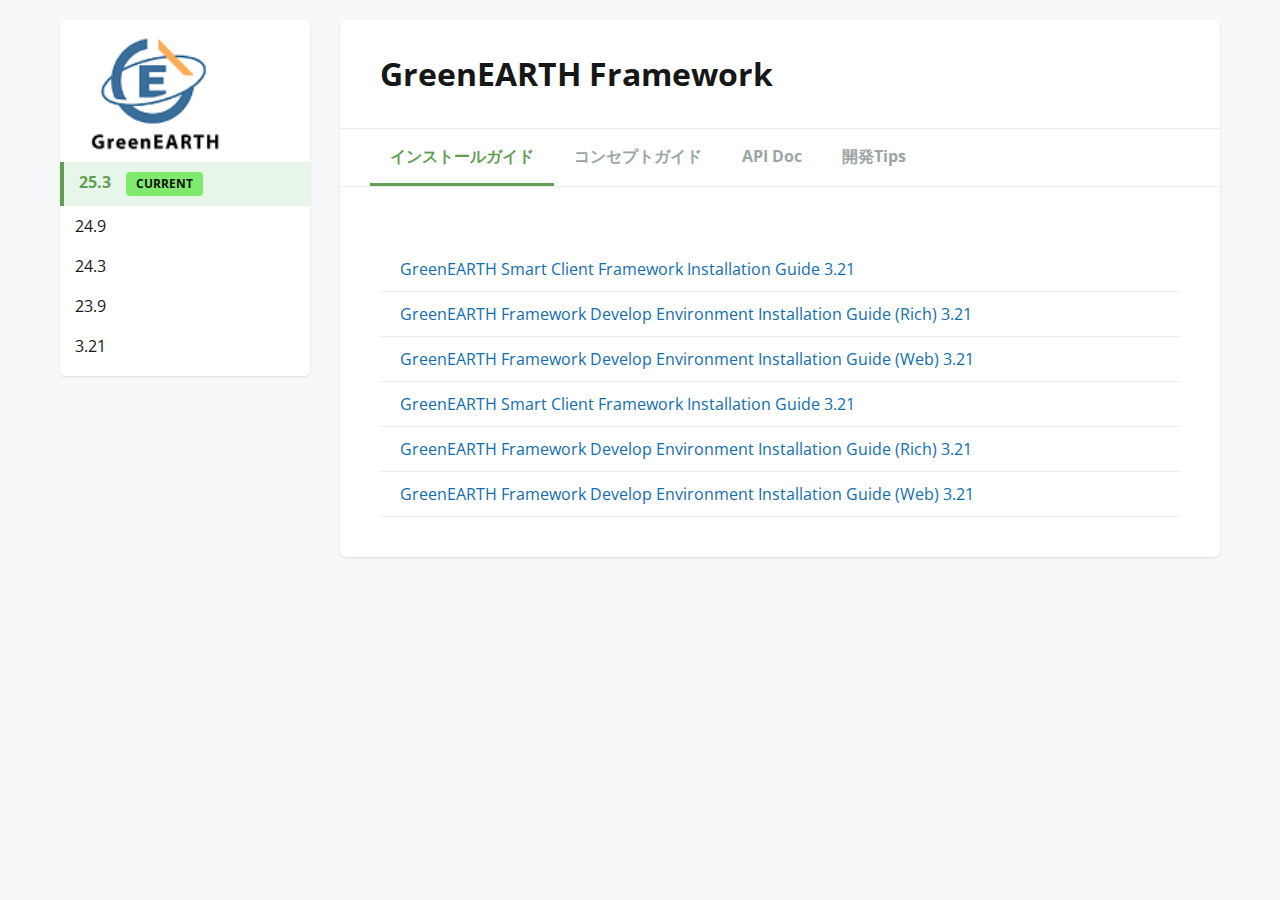
<file: target_content/index.html>
<!DOCTYPE html>
<html lang="en">
<head>
    <meta charset="UTF-8">
    <meta name="viewport" content="width=device-width, initial-scale=1.0">
    <title>GEF Framework</title>
    <link rel="stylesheet" href="styles1.css">
    <link rel="icon" href="https://ext.same-assets.com/2887207086/354392644.svg+xml" type="image/svg+xml">
    <script src="script1.js"></script>
</head>
<body>

    <div class="content-wrapper">
        <aside class="sidebar">
            <div class="projects-nav">
                <ul class="project-list">
                    <li><img title="gefIcon" src="gef_icon.png" style="width:250px;margin-left:-30px;" ></img></li>
                    <li class="active"><div style="display: flex;"><a href="#">25.3</a><div class="version-status current" style="margin:10px 0px 10px 0px ;">CURRENT</div></div></li>
                    <li><a href="#">24.9</a></li>
                    <li><a href="#">24.3</a></li>
                    <li><a href="#">23.9</a></li>
                    <li><a href="#">3.21</a></li>
                </ul>
            </div>
        </aside>

        <main>
            <div class="project-header">
                <div class="project-title">
                   <h1>GreenEARTH Framework </h1>
                </div>
            </div>

            <div class="tabs">
                <div class="tab" id="overview-tab">インストールガイド</div>
                <div class="tab" id="learn-tab">コンセプトガイド</div>
                <div class="tab" id="api-tab">API Doc</div>
                <div class="tab" id="support-tab">開発Tips</div>
            </div>


            <div class="tab-content" id="overview-content">
                <section class="documentation">
                    <div class="version-table">
                        <div class="version-row">
                            <div class="version-docs"><a href="document-install.html" class="doc-link">GreenEARTH Smart Client Framework Installation Guide 3.21</a></div>
                        </div>
                        <div class="version-row">
                            <div class="version-docs"><a href="document-install.html" class="doc-link">GreenEARTH Framework Develop Environment Installation Guide (Rich) 3.21</a></div>
                        </div>
                        <div class="version-row">
                            <div class="version-docs"><a href="document-install.html" class="doc-link">GreenEARTH Framework Develop Environment Installation Guide (Web) 3.21</a></div>
                        </div>
                        <div class="version-row">
                            <div class="version-docs"><a href="document-install.html" class="doc-link">GreenEARTH Smart Client Framework Installation Guide 3.21</a></div>
                        </div>
                        <div class="version-row">
                            <div class="version-docs"><a href="document-install.html" class="doc-link">GreenEARTH Framework Develop Environment Installation Guide (Rich) 3.21</a></div>
                        </div>
                        <div class="version-row">
                            <div class="version-docs"><a href="document-install.html" class="doc-link">GreenEARTH Framework Develop Environment Installation Guide (Web) 3.21</a></div>
                        </div>
                    </div>
                </section>
            </div>
            
            <div class="tab-content" id="learn-content">
                <section class="documentation">
                    <div class="version-table">
                        <div class="version-row">
                            <div class="version-docs"><a href="document-install.html" class="doc-link">GreenEARTH Core Framework Concept Guide 3.21</a></div>
                        </div>
                        <div class="version-row">
                            <div class="version-docs"><a href="document-install.html" class="doc-link">GreenEARTH Data Access Framework Concept Guide 3.21</a></div>
                        </div>
                        <div class="version-row">
                            <div class="version-docs"><a href="document-install.html" class="doc-link">GreenEARTH JDBC Framework Concept Guide 3.21</a></div>
                        </div>
                        <div class="version-row">
                            <div class="version-docs"><a href="document-install.html" class="doc-link">GreenEARTH MVC Framework Concept Guide 3.21</a></div>
                        </div>
                        <div class="version-row">
                            <div class="version-docs"><a href="document-install.html" class="doc-link">GreenEARTH RIA Client Framework Concept Guide 3.21</a></div>
                        </div>
                        <div class="version-row">
                            <div class="version-docs"><a href="document-install.html" class="doc-link">GreenEARTH Free Query Export Concept Guide 3.21</a></div>
                        </div>
                    </div>
                </section>
            </div>

            <div class="tab-content" id="api-content">
                <section class="documentation">
                    <div class="version-table">
                        <div class="version-row">
                            <div class="version-docsR">
                                <a href="API.html"  class="doc-link">GreenEARTH Core Framework API Doc 3.21</a>
                            </div>
                        </div>
                        <div class="version-row">
                            <div class="version-docsR">
                                <a href="API.html"  class="doc-link">GreenEARTH Auth Framework API Doc 3.21</a>
                            </div>
                        </div>
                        <div class="version-row">
                            <div class="version-docsR">
                                <a href="API.html"  class="doc-link">GreenEARTH MVC Framework API Doc 3.21</a>
                            </div>
                        </div>
                        <div class="version-row">
                            <div class="version-docsR">
                                <a href="API.html"  class="doc-link">GreenEARTH JDBC Framework API Doc 3.21</a>
                            </div>
                        </div>
                        <div class="version-row">
                            <div class="version-docsR">
                                <a href="API.html"  class="doc-link">GreenEARTH RIA Framework API Doc 3.21</a>
                            </div>
                        </div>
                        
                    </div>
                </section>
            </div><div class="tab-content" id="support-content">
                <section class="documentation">
                    <div class="version-table">
                        <div class="version-row">
                            <div class="version-docsR">
                                <a href="document-tips.html" class="doc-link" >jakarta-restful-ws-spec-3.0</a>
                            </div>
                        </div>
                        <div class="version-row">
                            <div class="version-docsR">
                                <a href="document-tips.html"  class="doc-link">JAX-RS 利用クラス一覧</a>
                            </div>
                        </div>
                        <div class="version-row">
                            <div class="version-docsR">
                                <a href="document-tips.html" class="doc-link">JAX-RSアノテーション一覧とJersey ValueParamProvider対応表</a>
                            </div>
                        </div>
                        <div class="version-row">
                            <div class="version-docsR">
                                <a href="document-tips.html" class="doc-link">JSON対応設計</a>
                            </div>
                        </div>
                        <div class="version-row">
                            <div class="version-docsR">
                                <a href="document-tips.html" class="doc-link">Request Responseフォーマット</a>
                            </div>
                        </div>
                        <div class="version-row">
                            <div class="version-docsR">
                                <a href="document-tips.html" class="doc-link">HTTP1.1 Header</a>
                            </div>
                        </div>
                    </div>
                </section>
            </div>

        </main>
    </div>
</body>
</html>
</file>
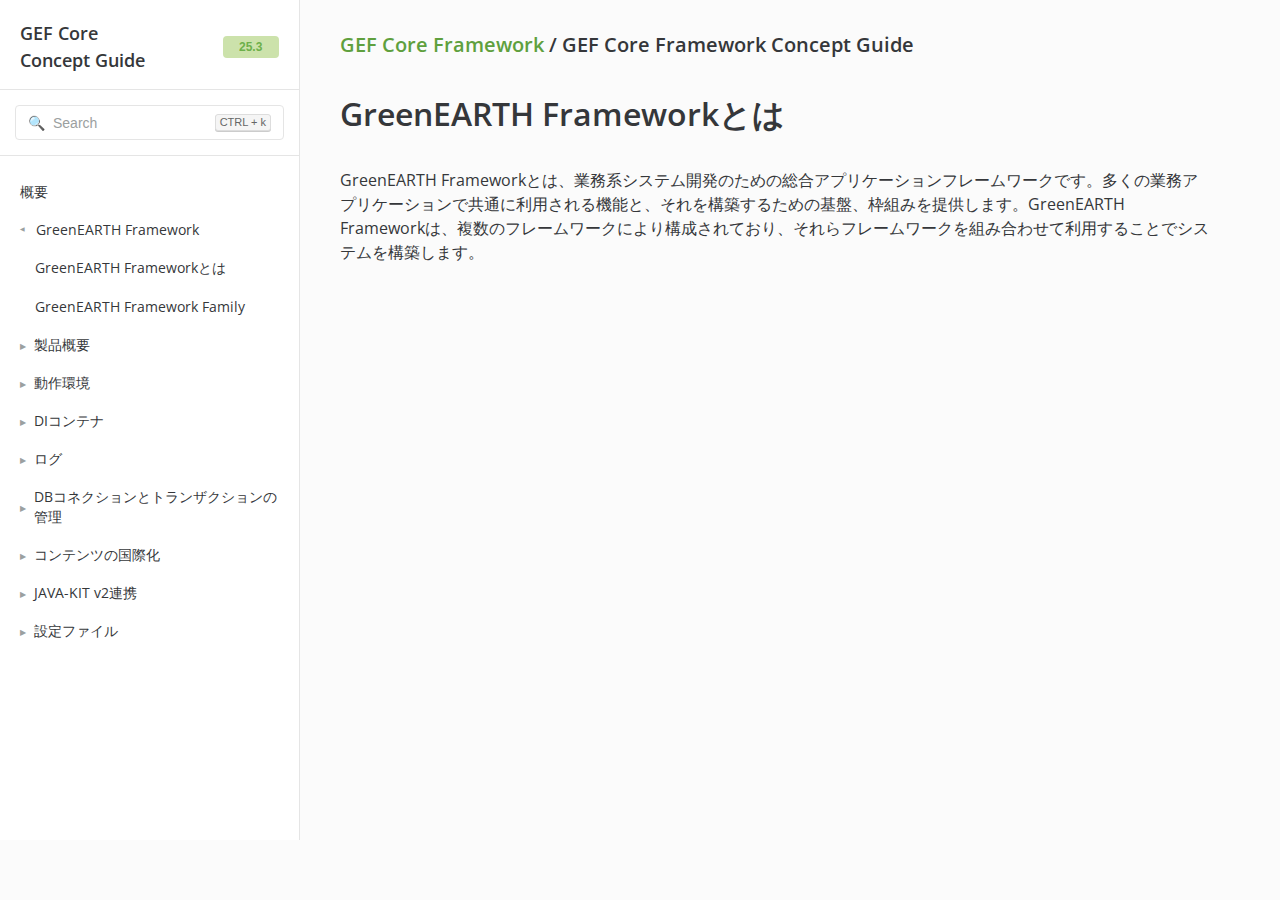
<file: target_content/document-concept.html>
<!DOCTYPE html>
<html lang="en">
<head>
    <meta charset="UTF-8">
    <meta name="viewport" content="width=device-width, initial-scale=1.0">
    <title>GEF Framework Documentation :: GEF Core Concept Guide</title>
    <link rel="stylesheet" href="styles.css">
    <link rel="icon" href="https://ext.same-assets.com/3040373125/143538472.svg+xml" type="image/svg+xml">
</head>
<body>

<div class="main-container">
    <aside class="sidebar">
        <div class="framework-title">
            <h2>GEF Core <br>Concept Guide</h2>
			<select id="changeVersionSelect" name="versionSelect" class="green-select" onchange="changeVersion();">
			  <option value="25.3" selected>25.3</option>
			  <option value="24.9">24.9</option>
			  <option value="24.3">24.3</option>
			</select>
        </div>
        <div class="search-box">
            <button class="search-btn">
                <span class="search-icon">🔍</span> Search <span class="kbd">CTRL + k</span>
            </button>
        </div>
        <nav class="docs-nav">
            <ul>
                <li><a href="#">概要</a></li>
                <li class="has-submenu active">
                    <button class="toggle-btn">
                        <span class="toggle-icon">▼</span> GreenEARTH Framework
                    </button>
                    <ul class="submenu">
                        <li><a href="#content1">GreenEARTH Frameworkとは</a></li>
                        <li><a href="#content2">GreenEARTH Framework Family</a></li>
                    </ul>
                </li>
                <li class="has-submenu">
                    <button class="toggle-btn">
                        <span class="toggle-icon">▶</span> 製品概要
                    </button>
                    <ul class="submenu">
                        <li><a href="#content3">GreenEARTH Core Frameworkとは</a></li>
                        <li><a href="#content4">GreenEARTH Core Frameworkの特徴</a></li>
                    </ul>
                </li>
                <li class="has-submenu">
                    <button class="toggle-btn">
                        <span class="toggle-icon">▶</span> 動作環境
                    </button>
                    <ul class="submenu">
                        <li><a href="#">サーバ環境</a></li>
                        <li><a href="#">ライブラリの依存関係</a></li>
                    </ul>
                </li>
                <li class="has-submenu">
                    <button class="toggle-btn">
                        <span class="toggle-icon">▶</span> DIコンテナ
                    </button>
                </li>
                <li class="has-submenu">
                    <button class="toggle-btn">
                        <span class="toggle-icon">▶</span> ログ
                    </button>
                </li>
                <li class="has-submenu">
                    <button class="toggle-btn">
                        <span class="toggle-icon">▶</span> DBコネクションとトランザクションの管理
                    </button>
                </li>
                <li class="has-submenu">
                    <button class="toggle-btn">
                        <span class="toggle-icon">▶</span> コンテンツの国際化
                    </button>
                </li>
                <li class="has-submenu">
                    <button class="toggle-btn">
                        <span class="toggle-icon">▶</span> JAVA-KIT v2連携
                    </button>
                </li>
                <li class="has-submenu">
                    <button class="toggle-btn">
                        <span class="toggle-icon">▶</span> 設定ファイル
                    </button>
                </li>
            </ul>
        </nav>
    </aside>

    <main class="content">
        <div class="breadcrumbs">
            <h1 style="font-size:20px;"><a href="index-core.html" >GEF Core Framework</a> / <span>GEF Core Framework Concept Guide</span></h1>
        </div>
        <div class="contentD active" id="content1">
            <h1>GreenEARTH Frameworkとは</h1>
            GreenEARTH Frameworkとは、業務系システム開発のための総合アプリケーションフレームワークです。多くの業務アプリケーションで共通に利用される機能と、それを構築するための基盤、枠組みを提供します。GreenEARTH Frameworkは、複数のフレームワークにより構成されており、それらフレームワークを組み合わせて利用することでシステムを構築します。

        </div>

        <div class="contentD" id="content2">
            <h1>GreenEARTH Framework Family</h1>
            GreenEARTH Frameworkは次の9つのフレームワークで構成されています。
            <img src="img1.png" alt="" width="800">

        </div>

        <div class="contentD" id="content3">
            <h1>GreenEARTH Core Frameworkとは</h1>
            GreenEARTH Core Framework（以降、Core Frameworkと呼びます）は、GreenEARTH Framework Familyの各フレームワークや、フレームワークを利用して構築されたアプリケーションが、共通して利用する機能を提供します。DIコンテナの利用やログ出力などの共通機能を、Core Framework が一元管理し提供することで、フレームワークやアプリケーションが個別に用意するための開発工数が不要となり、モジュールの管理をする必要もなくなります。

        </div>

        <div class="contentD" id="content4">
            <h1>GreenEARTH Core Frameworkの特徴</h1>
            <font size="3" style="font-size: 12pt"><b>共通機能の一元管理</b></font>
            <hr>
            共通機能を集約し一元管理することで、同一機能が散在することを防ぎます。また、共通機能のみを提供することにより、各フレームワークの依存関係をシンプルでわかりやすい関係として定義することが可能になります。共通機能としてログ出力やコネクションの管理機能を提供します。
            <br><br>
            <font size="3" style="font-size: 12pt"><b>■	DIコンテナを利用したコンポーネントベースモデルの実現</b></font>
            <hr>
            Core Framework は、DIコンテナを扱う仕組みを提供します。GreenEARTH Framework Familyの各フレームワークがこの仕組みを採用することにより、フレームワーク全体を差し替え可能なコンポーネント群として構成することができます。フレームワークのコンポーネントを自由にカスタマイズできるため、アプリケーションの要件を自由に策定する事が可能になります。

        </div>
    </main>
</div>

<script src="script.js"></script>
</body>
</html>
</file>
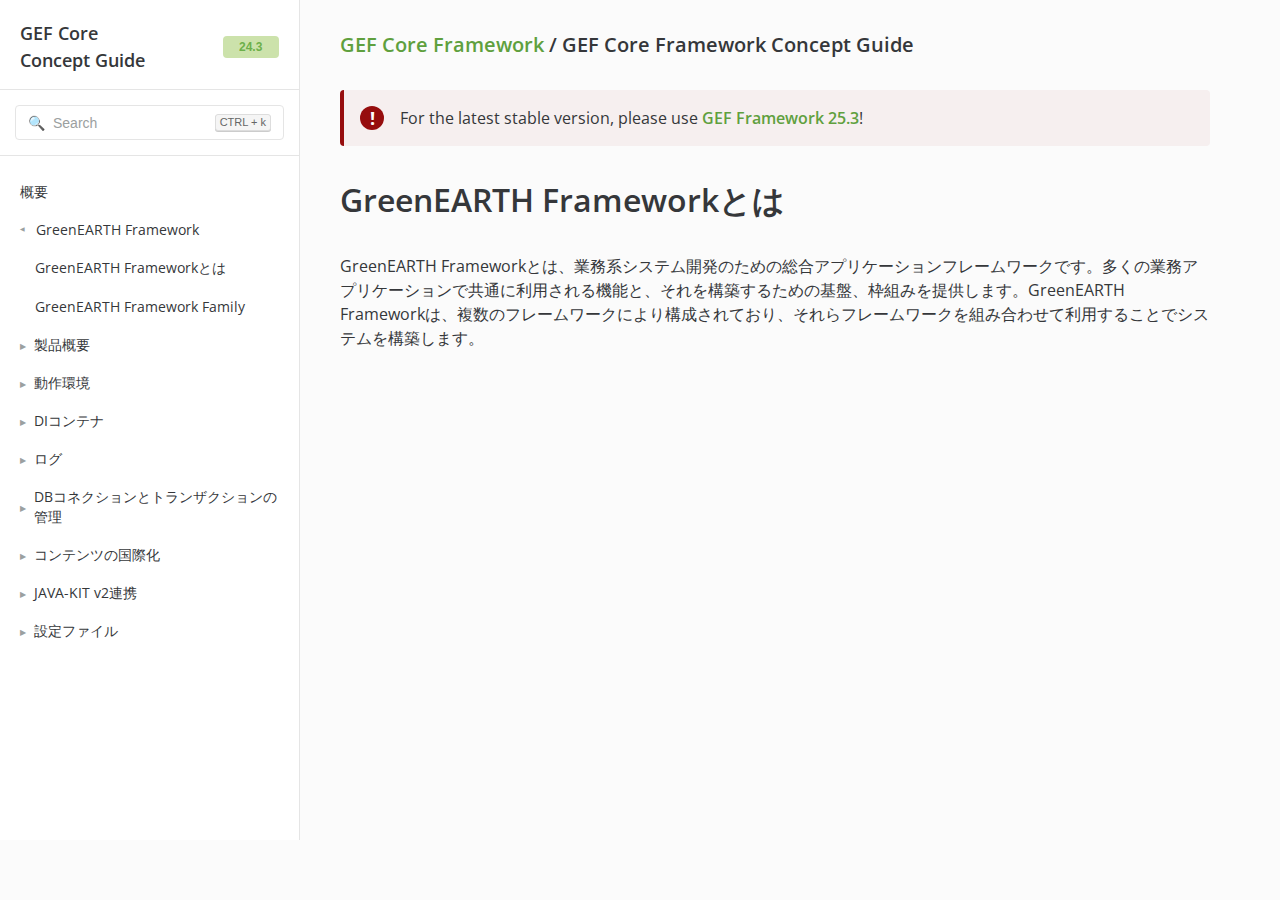
<file: target_content/document-concept24.3.html>
<!DOCTYPE html>
<html lang="en">
<head>
    <meta charset="UTF-8">
    <meta name="viewport" content="width=device-width, initial-scale=1.0">
    <title>GEF Framework Documentation :: GEF Core Concept Guide</title>
    <link rel="stylesheet" href="styles.css">
    <link rel="icon" href="https://ext.same-assets.com/3040373125/143538472.svg+xml" type="image/svg+xml">
</head>
<body>

<div class="main-container">
    <aside class="sidebar">
        <div class="framework-title">
            <h2>GEF Core <br>Concept Guide</h2>
			<select id="changeVersionSelect" name="versionSelect" class="green-select" onchange="changeVersion();">
			  <option value="25.3" >25.3</option>
			  <option value="24.9">24.9</option>
			  <option value="24.3" selected>24.3</option>
			</select>
        </div>
        <div class="search-box">
            <button class="search-btn">
                <span class="search-icon">🔍</span> Search <span class="kbd">CTRL + k</span>
            </button>
        </div>
        <nav class="docs-nav">
            <ul>
                <li><a href="#">概要</a></li>
                <li class="has-submenu active">
                    <button class="toggle-btn">
                        <span class="toggle-icon">▼</span> GreenEARTH Framework
                    </button>
                    <ul class="submenu">
                        <li><a href="#content1">GreenEARTH Frameworkとは</a></li>
                        <li><a href="#content2">GreenEARTH Framework Family</a></li>
                    </ul>
                </li>
                <li class="has-submenu">
                    <button class="toggle-btn">
                        <span class="toggle-icon">▶</span> 製品概要
                    </button>
                    <ul class="submenu">
                        <li><a href="#content3">GreenEARTH Core Frameworkとは</a></li>
                        <li><a href="#content4">GreenEARTH Core Frameworkの特徴</a></li>
                    </ul>
                </li>
                <li class="has-submenu">
                    <button class="toggle-btn">
                        <span class="toggle-icon">▶</span> 動作環境
                    </button>
                    <ul class="submenu">
                        <li><a href="#">サーバ環境</a></li>
                        <li><a href="#">ライブラリの依存関係</a></li>
                    </ul>
                </li>
                <li class="has-submenu">
                    <button class="toggle-btn">
                        <span class="toggle-icon">▶</span> DIコンテナ
                    </button>
                </li>
                <li class="has-submenu">
                    <button class="toggle-btn">
                        <span class="toggle-icon">▶</span> ログ
                    </button>
                </li>
                <li class="has-submenu">
                    <button class="toggle-btn">
                        <span class="toggle-icon">▶</span> DBコネクションとトランザクションの管理
                    </button>
                </li>
                <li class="has-submenu">
                    <button class="toggle-btn">
                        <span class="toggle-icon">▶</span> コンテンツの国際化
                    </button>
                </li>
                <li class="has-submenu">
                    <button class="toggle-btn">
                        <span class="toggle-icon">▶</span> JAVA-KIT v2連携
                    </button>
                </li>
                <li class="has-submenu">
                    <button class="toggle-btn">
                        <span class="toggle-icon">▶</span> 設定ファイル
                    </button>
                </li>
            </ul>
        </nav>
    </aside>

    <main class="content">
        <div class="breadcrumbs">
            <h1 style="font-size:20px;"><a href="index-core.html" >GEF Core Framework</a> / <span>GEF Core Framework Concept Guide</span></h1>
        </div>
        <div class="alert important">
            <span class="alert-icon">!</span>
            <div class="alert-content">
                <p>For the latest stable version, please use <a href="document-concept.html" class="alert-link">GEF Framework 25.3</a>!</p>
            </div>
        </div>
        <div class="contentD active" id="content1">
            <h1>GreenEARTH Frameworkとは</h1>
            GreenEARTH Frameworkとは、業務系システム開発のための総合アプリケーションフレームワークです。多くの業務アプリケーションで共通に利用される機能と、それを構築するための基盤、枠組みを提供します。GreenEARTH Frameworkは、複数のフレームワークにより構成されており、それらフレームワークを組み合わせて利用することでシステムを構築します。

        </div>

        <div class="contentD" id="content2">
            <h1>GreenEARTH Framework Family</h1>
            GreenEARTH Frameworkは次の9つのフレームワークで構成されています。
            <img src="img1.png" alt="" width="800">

        </div>

        <div class="contentD" id="content3">
            <h1>GreenEARTH Core Frameworkとは</h1>
            GreenEARTH Core Framework（以降、Core Frameworkと呼びます）は、GreenEARTH Framework Familyの各フレームワークや、フレームワークを利用して構築されたアプリケーションが、共通して利用する機能を提供します。DIコンテナの利用やログ出力などの共通機能を、Core Framework が一元管理し提供することで、フレームワークやアプリケーションが個別に用意するための開発工数が不要となり、モジュールの管理をする必要もなくなります。

        </div>

        <div class="contentD" id="content4">
            <h1>GreenEARTH Core Frameworkの特徴</h1>
            <font size="3" style="font-size: 12pt"><b>共通機能の一元管理</b></font>
            <hr>
            共通機能を集約し一元管理することで、同一機能が散在することを防ぎます。また、共通機能のみを提供することにより、各フレームワークの依存関係をシンプルでわかりやすい関係として定義することが可能になります。共通機能としてログ出力やコネクションの管理機能を提供します。
            <br><br>
            <font size="3" style="font-size: 12pt"><b>■	DIコンテナを利用したコンポーネントベースモデルの実現</b></font>
            <hr>
            Core Framework は、DIコンテナを扱う仕組みを提供します。GreenEARTH Framework Familyの各フレームワークがこの仕組みを採用することにより、フレームワーク全体を差し替え可能なコンポーネント群として構成することができます。フレームワークのコンポーネントを自由にカスタマイズできるため、アプリケーションの要件を自由に策定する事が可能になります。

        </div>
    </main>
</div>

<script src="script.js"></script>
</body>
</html>
</file>
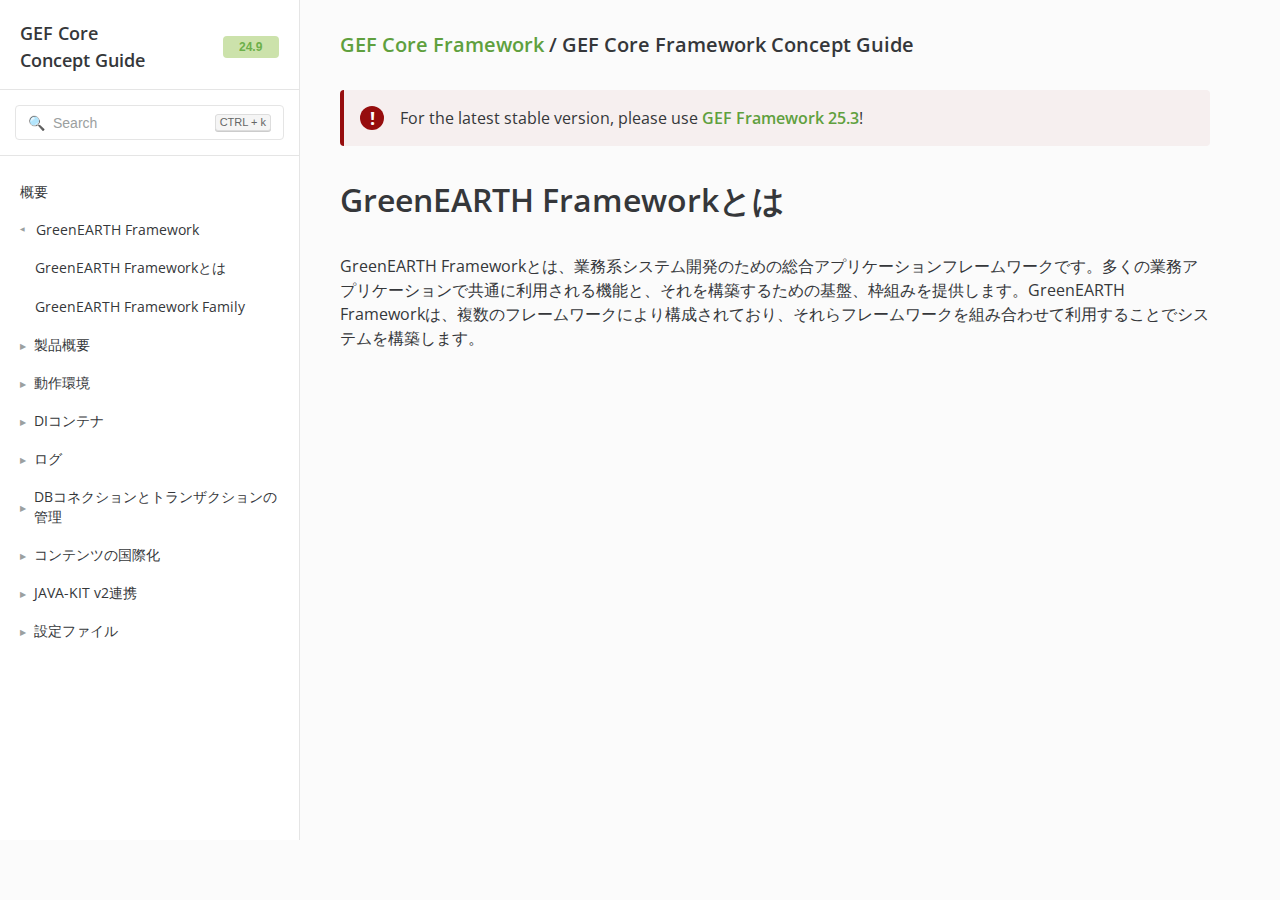
<file: target_content/document-concept24.9.html>
<!DOCTYPE html>
<html lang="en">
<head>
    <meta charset="UTF-8">
    <meta name="viewport" content="width=device-width, initial-scale=1.0">
    <title>GEF Framework Documentation :: GEF Core Concept Guide</title>
    <link rel="stylesheet" href="styles.css">
    <link rel="icon" href="https://ext.same-assets.com/3040373125/143538472.svg+xml" type="image/svg+xml">
</head>
<body>

<div class="main-container">
    <aside class="sidebar">
        <div class="framework-title">
            <h2>GEF Core <br>Concept Guide</h2>
			<select id="changeVersionSelect" name="versionSelect" class="green-select" onchange="changeVersion();">
			  <option value="25.3">25.3</option>
			  <option value="24.9" selected>24.9</option>
			  <option value="24.3">24.3</option>
			</select>
        </div>
        <div class="search-box">
            <button class="search-btn">
                <span class="search-icon">🔍</span> Search <span class="kbd">CTRL + k</span>
            </button>
        </div>
        <nav class="docs-nav">
            <ul>
                <li><a href="#">概要</a></li>
                <li class="has-submenu active">
                    <button class="toggle-btn">
                        <span class="toggle-icon">▼</span> GreenEARTH Framework
                    </button>
                    <ul class="submenu">
                        <li><a href="#content1">GreenEARTH Frameworkとは</a></li>
                        <li><a href="#content2">GreenEARTH Framework Family</a></li>
                    </ul>
                </li>
                <li class="has-submenu">
                    <button class="toggle-btn">
                        <span class="toggle-icon">▶</span> 製品概要
                    </button>
                    <ul class="submenu">
                        <li><a href="#content3">GreenEARTH Core Frameworkとは</a></li>
                        <li><a href="#content4">GreenEARTH Core Frameworkの特徴</a></li>
                    </ul>
                </li>
                <li class="has-submenu">
                    <button class="toggle-btn">
                        <span class="toggle-icon">▶</span> 動作環境
                    </button>
                    <ul class="submenu">
                        <li><a href="#">サーバ環境</a></li>
                        <li><a href="#">ライブラリの依存関係</a></li>
                    </ul>
                </li>
                <li class="has-submenu">
                    <button class="toggle-btn">
                        <span class="toggle-icon">▶</span> DIコンテナ
                    </button>
                </li>
                <li class="has-submenu">
                    <button class="toggle-btn">
                        <span class="toggle-icon">▶</span> ログ
                    </button>
                </li>
                <li class="has-submenu">
                    <button class="toggle-btn">
                        <span class="toggle-icon">▶</span> DBコネクションとトランザクションの管理
                    </button>
                </li>
                <li class="has-submenu">
                    <button class="toggle-btn">
                        <span class="toggle-icon">▶</span> コンテンツの国際化
                    </button>
                </li>
                <li class="has-submenu">
                    <button class="toggle-btn">
                        <span class="toggle-icon">▶</span> JAVA-KIT v2連携
                    </button>
                </li>
                <li class="has-submenu">
                    <button class="toggle-btn">
                        <span class="toggle-icon">▶</span> 設定ファイル
                    </button>
                </li>
            </ul>
        </nav>
    </aside>

    <main class="content">
        <div class="breadcrumbs">
            <h1 style="font-size:20px;"><a href="index-core.html" >GEF Core Framework</a> / <span>GEF Core Framework Concept Guide</span></h1>
        </div>
        <div class="alert important">
            <span class="alert-icon">!</span>
            <div class="alert-content">
                <p>For the latest stable version, please use <a href="document-concept.html" class="alert-link">GEF Framework 25.3</a>!</p>
            </div>
        </div>
        <div class="contentD active" id="content1">
            <h1>GreenEARTH Frameworkとは</h1>
            GreenEARTH Frameworkとは、業務系システム開発のための総合アプリケーションフレームワークです。多くの業務アプリケーションで共通に利用される機能と、それを構築するための基盤、枠組みを提供します。GreenEARTH Frameworkは、複数のフレームワークにより構成されており、それらフレームワークを組み合わせて利用することでシステムを構築します。

        </div>

        <div class="contentD" id="content2">
            <h1>GreenEARTH Framework Family</h1>
            GreenEARTH Frameworkは次の9つのフレームワークで構成されています。
            <img src="img1.png" alt="" width="800">

        </div>

        <div class="contentD" id="content3">
            <h1>GreenEARTH Core Frameworkとは</h1>
            GreenEARTH Core Framework（以降、Core Frameworkと呼びます）は、GreenEARTH Framework Familyの各フレームワークや、フレームワークを利用して構築されたアプリケーションが、共通して利用する機能を提供します。DIコンテナの利用やログ出力などの共通機能を、Core Framework が一元管理し提供することで、フレームワークやアプリケーションが個別に用意するための開発工数が不要となり、モジュールの管理をする必要もなくなります。

        </div>

        <div class="contentD" id="content4">
            <h1>GreenEARTH Core Frameworkの特徴</h1>
            <font size="3" style="font-size: 12pt"><b>共通機能の一元管理</b></font>
            <hr>
            共通機能を集約し一元管理することで、同一機能が散在することを防ぎます。また、共通機能のみを提供することにより、各フレームワークの依存関係をシンプルでわかりやすい関係として定義することが可能になります。共通機能としてログ出力やコネクションの管理機能を提供します。
            <br><br>
            <font size="3" style="font-size: 12pt"><b>■	DIコンテナを利用したコンポーネントベースモデルの実現</b></font>
            <hr>
            Core Framework は、DIコンテナを扱う仕組みを提供します。GreenEARTH Framework Familyの各フレームワークがこの仕組みを採用することにより、フレームワーク全体を差し替え可能なコンポーネント群として構成することができます。フレームワークのコンポーネントを自由にカスタマイズできるため、アプリケーションの要件を自由に策定する事が可能になります。

        </div>
    </main>
</div>

<script src="script.js"></script>
</body>
</html>
</file>
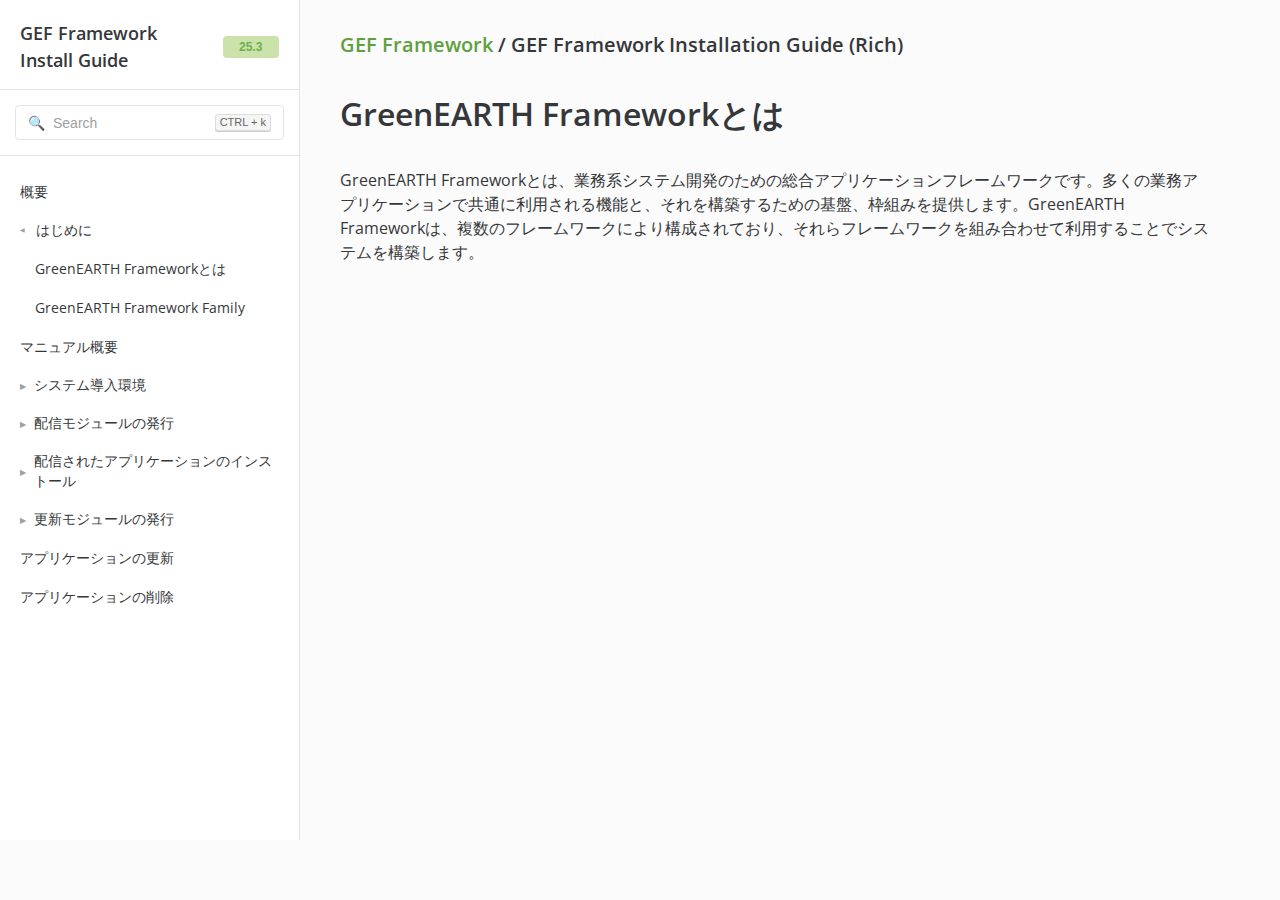
<file: target_content/document-install.html>
<!DOCTYPE html>
<html lang="en">
<head>
    <meta charset="UTF-8">
    <meta name="viewport" content="width=device-width, initial-scale=1.0">
    <title>GEF Framework Documentation :: GEF Framework Install Guide</title>
    <link rel="stylesheet" href="styles.css">
    <link rel="icon" href="https://ext.same-assets.com/3040373125/143538472.svg+xml" type="image/svg+xml">
</head>
<body>

<div class="main-container">
    <aside class="sidebar">
        <div class="framework-title">
            <h2>GEF Framework <br>Install Guide</h2>
			<select id="changeInstallVersionSelect" name="InstallVersionSelect" class="green-select" onchange="changeInstallVersion();">
			  <option value="25.3" selected>25.3</option>
			  <option value="24.9">24.9</option>
			  <option value="24.3">24.3</option>
			</select>
        </div>
        <div class="search-box">
            <button class="search-btn">
                <span class="search-icon">🔍</span> Search <span class="kbd">CTRL + k</span>
            </button>
        </div>
        <nav class="docs-nav">
            <ul>
                <li><a href="#">概要</a></li>
                <li class="has-submenu active">
                    <button class="toggle-btn">
                        <span class="toggle-icon">▼</span> はじめに
                    </button>
                    <ul class="submenu">
                        <li><a href="#content1">GreenEARTH Frameworkとは</a></li>
                        <li><a href="#content2">GreenEARTH Framework Family</a></li>
                    </ul>
                </li>
                <li><a href="#content3">マニュアル概要</a></li>
                <li class="has-submenu">
                    <button class="toggle-btn">
                        <span class="toggle-icon">▶</span> システム導入環境
                    </button>
                    <ul class="submenu">
                        <li><a href="#">インストール構成</a></li>
                        <li><a href="#">配信Webサーバ環境</a></li>
                    </ul>
                </li>
                <li class="has-submenu">
                    <button class="toggle-btn">
                        <span class="toggle-icon">▶</span> 配信モジュールの発行
                    </button>
                </li>
                <li class="has-submenu">
                    <button class="toggle-btn">
                        <span class="toggle-icon">▶</span> 配信されたアプリケーションのインストール
                    </button>
                </li>
                <li class="has-submenu">
                    <button class="toggle-btn">
                        <span class="toggle-icon">▶</span> 更新モジュールの発行
                    </button>
                </li>
                <li><a href="#">アプリケーションの更新</a></li>
                <li><a href="#">アプリケーションの削除</a></li>
            </ul>
        </nav>
    </aside>

    <main class="content">
        <div class="breadcrumbs">
            <h1 style="font-size:20px;"><a href="index.html" >GEF Framework</a> / <span>GEF Framework Installation Guide (Rich)</span></h1>
        </div>
        <div class="contentD active" id="content1">
            <h1>GreenEARTH Frameworkとは</h1>
            GreenEARTH Frameworkとは、業務系システム開発のための総合アプリケーションフレームワークです。多くの業務アプリケーションで共通に利用される機能と、それを構築するための基盤、枠組みを提供します。GreenEARTH Frameworkは、複数のフレームワークにより構成されており、それらフレームワークを組み合わせて利用することでシステムを構築します。

        </div>

        <div class="contentD" id="content2">
            <h1>GreenEARTH Framework Family</h1>
            GreenEARTH Frameworkは次の9つのフレームワークで構成されています。
            <img src="img1.png" alt="" width="800">

        </div>

        <div class="contentD" id="content3">
            <h1>マニュアル概要</h1>
            本書ではアプリケーション開発の為の環境構築手順、動作確認について以下の流れに従って記述しています。
            また、本書ではGrapeCityの有償コントロールを利用することを前提としています。GrapeCityの有償コントロールを利用しない場合、該当箇所を読み飛ばして開発環境の構築を行って下さい。 


        </div>

        <div class="contentD" id="content4">
            <h1>GreenEARTH Core Frameworkの特徴</h1>
            <font size="3" style="font-size: 12pt"><b>共通機能の一元管理</b></font>
            <hr>
            共通機能を集約し一元管理することで、同一機能が散在することを防ぎます。また、共通機能のみを提供することにより、各フレームワークの依存関係をシンプルでわかりやすい関係として定義することが可能になります。共通機能としてログ出力やコネクションの管理機能を提供します。
            <br><br>
            <font size="3" style="font-size: 12pt"><b>■	DIコンテナを利用したコンポーネントベースモデルの実現</b></font>
            <hr>
            Core Framework は、DIコンテナを扱う仕組みを提供します。GreenEARTH Framework Familyの各フレームワークがこの仕組みを採用することにより、フレームワーク全体を差し替え可能なコンポーネント群として構成することができます。フレームワークのコンポーネントを自由にカスタマイズできるため、アプリケーションの要件を自由に策定する事が可能になります。

        </div>
    </main>
</div>

<script src="script.js"></script>
</body>
</html>
</file>
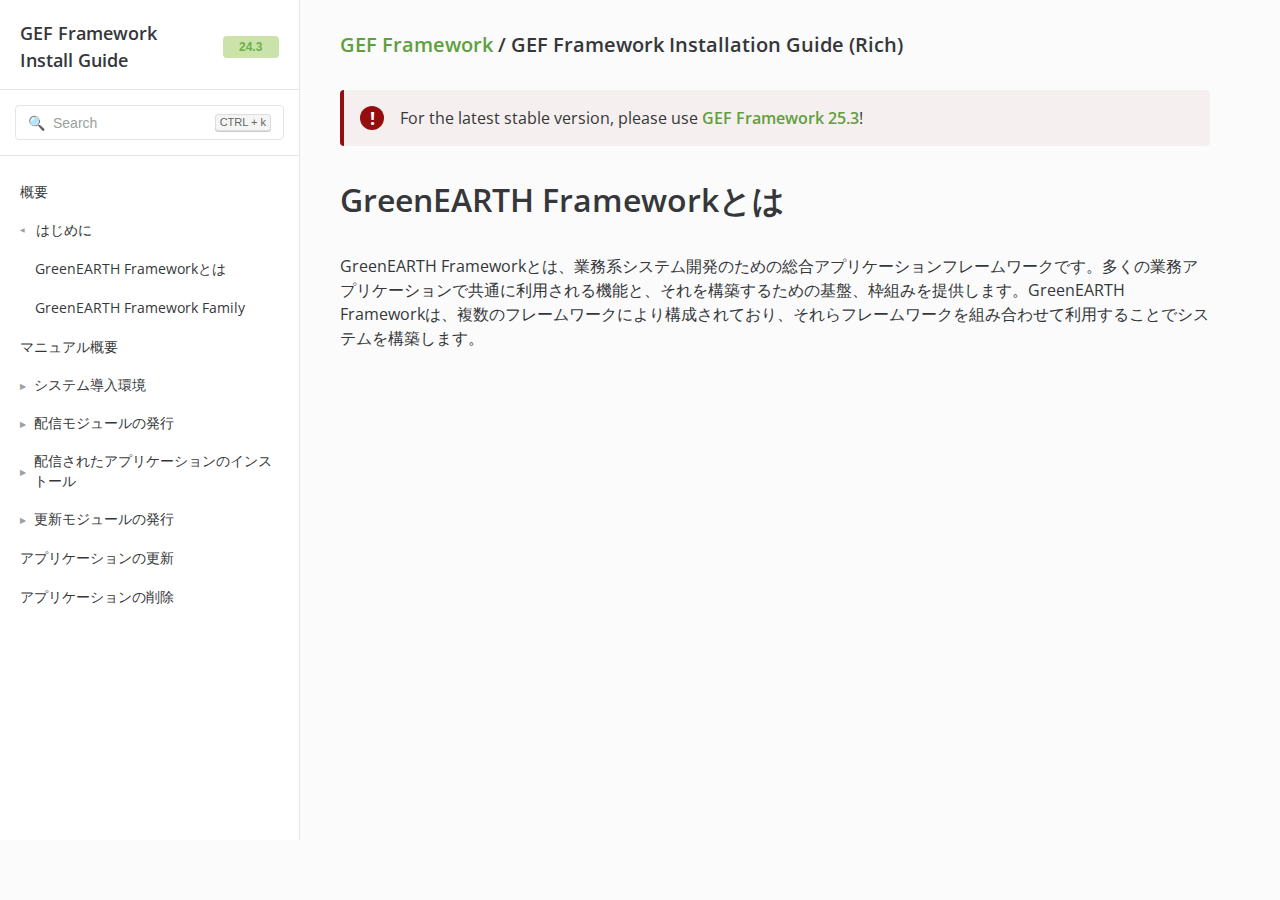
<file: target_content/document-install24.3.html>
<!DOCTYPE html>
<html lang="en">
<head>
    <meta charset="UTF-8">
    <meta name="viewport" content="width=device-width, initial-scale=1.0">
    <title>GEF Framework Documentation :: GEF Framework Install Guide</title>
    <link rel="stylesheet" href="styles.css">
    <link rel="icon" href="https://ext.same-assets.com/3040373125/143538472.svg+xml" type="image/svg+xml">
</head>
<body>

<div class="main-container">
    <aside class="sidebar">
        <div class="framework-title">
            <h2>GEF Framework <br>Install Guide</h2>
			<select id="changeInstallVersionSelect" name="InstallVersionSelect" class="green-select" onchange="changeInstallVersion();">
			  <option value="25.3" >25.3</option>
			  <option value="24.9">24.9</option>
			  <option value="24.3" selected>24.3</option>
			</select>
        </div>
        <div class="search-box">
            <button class="search-btn">
                <span class="search-icon">🔍</span> Search <span class="kbd">CTRL + k</span>
            </button>
        </div>
        <nav class="docs-nav">
            <ul>
                <li><a href="#">概要</a></li>
                <li class="has-submenu active">
                    <button class="toggle-btn">
                        <span class="toggle-icon">▼</span> はじめに
                    </button>
                    <ul class="submenu">
                        <li><a href="#content1">GreenEARTH Frameworkとは</a></li>
                        <li><a href="#content2">GreenEARTH Framework Family</a></li>
                    </ul>
                </li>
                <li><a href="#content3">マニュアル概要</a></li>
                <li class="has-submenu">
                    <button class="toggle-btn">
                        <span class="toggle-icon">▶</span> システム導入環境
                    </button>
                    <ul class="submenu">
                        <li><a href="#">インストール構成</a></li>
                        <li><a href="#">配信Webサーバ環境</a></li>
                    </ul>
                </li>
                <li class="has-submenu">
                    <button class="toggle-btn">
                        <span class="toggle-icon">▶</span> 配信モジュールの発行
                    </button>
                </li>
                <li class="has-submenu">
                    <button class="toggle-btn">
                        <span class="toggle-icon">▶</span> 配信されたアプリケーションのインストール
                    </button>
                </li>
                <li class="has-submenu">
                    <button class="toggle-btn">
                        <span class="toggle-icon">▶</span> 更新モジュールの発行
                    </button>
                </li>
                <li><a href="#">アプリケーションの更新</a></li>
                <li><a href="#">アプリケーションの削除</a></li>
            </ul>
        </nav>
    </aside>

    <main class="content">
        <div class="breadcrumbs">
            <h1 style="font-size:20px;"><a href="index.html" >GEF Framework</a> / <span>GEF Framework Installation Guide (Rich)</span></h1>
        </div>
        <div class="alert important">
            <span class="alert-icon">!</span>
            <div class="alert-content">
                <p>For the latest stable version, please use <a href="document-install.html" class="alert-link">GEF Framework 25.3</a>!</p>
            </div>
        </div>
        <div class="contentD active" id="content1">
            <h1>GreenEARTH Frameworkとは</h1>
            GreenEARTH Frameworkとは、業務系システム開発のための総合アプリケーションフレームワークです。多くの業務アプリケーションで共通に利用される機能と、それを構築するための基盤、枠組みを提供します。GreenEARTH Frameworkは、複数のフレームワークにより構成されており、それらフレームワークを組み合わせて利用することでシステムを構築します。

        </div>

        <div class="contentD" id="content2">
            <h1>GreenEARTH Framework Family</h1>
            GreenEARTH Frameworkは次の9つのフレームワークで構成されています。
            <img src="img1.png" alt="" width="800">

        </div>

        <div class="contentD" id="content3">
            <h1>マニュアル概要</h1>
            本書ではアプリケーション開発の為の環境構築手順、動作確認について以下の流れに従って記述しています。
            また、本書ではGrapeCityの有償コントロールを利用することを前提としています。GrapeCityの有償コントロールを利用しない場合、該当箇所を読み飛ばして開発環境の構築を行って下さい。 


        </div>

        <div class="contentD" id="content4">
            <h1>GreenEARTH Core Frameworkの特徴</h1>
            <font size="3" style="font-size: 12pt"><b>共通機能の一元管理</b></font>
            <hr>
            共通機能を集約し一元管理することで、同一機能が散在することを防ぎます。また、共通機能のみを提供することにより、各フレームワークの依存関係をシンプルでわかりやすい関係として定義することが可能になります。共通機能としてログ出力やコネクションの管理機能を提供します。
            <br><br>
            <font size="3" style="font-size: 12pt"><b>■	DIコンテナを利用したコンポーネントベースモデルの実現</b></font>
            <hr>
            Core Framework は、DIコンテナを扱う仕組みを提供します。GreenEARTH Framework Familyの各フレームワークがこの仕組みを採用することにより、フレームワーク全体を差し替え可能なコンポーネント群として構成することができます。フレームワークのコンポーネントを自由にカスタマイズできるため、アプリケーションの要件を自由に策定する事が可能になります。

        </div>
    </main>
</div>

<script src="script.js"></script>
</body>
</html>
</file>
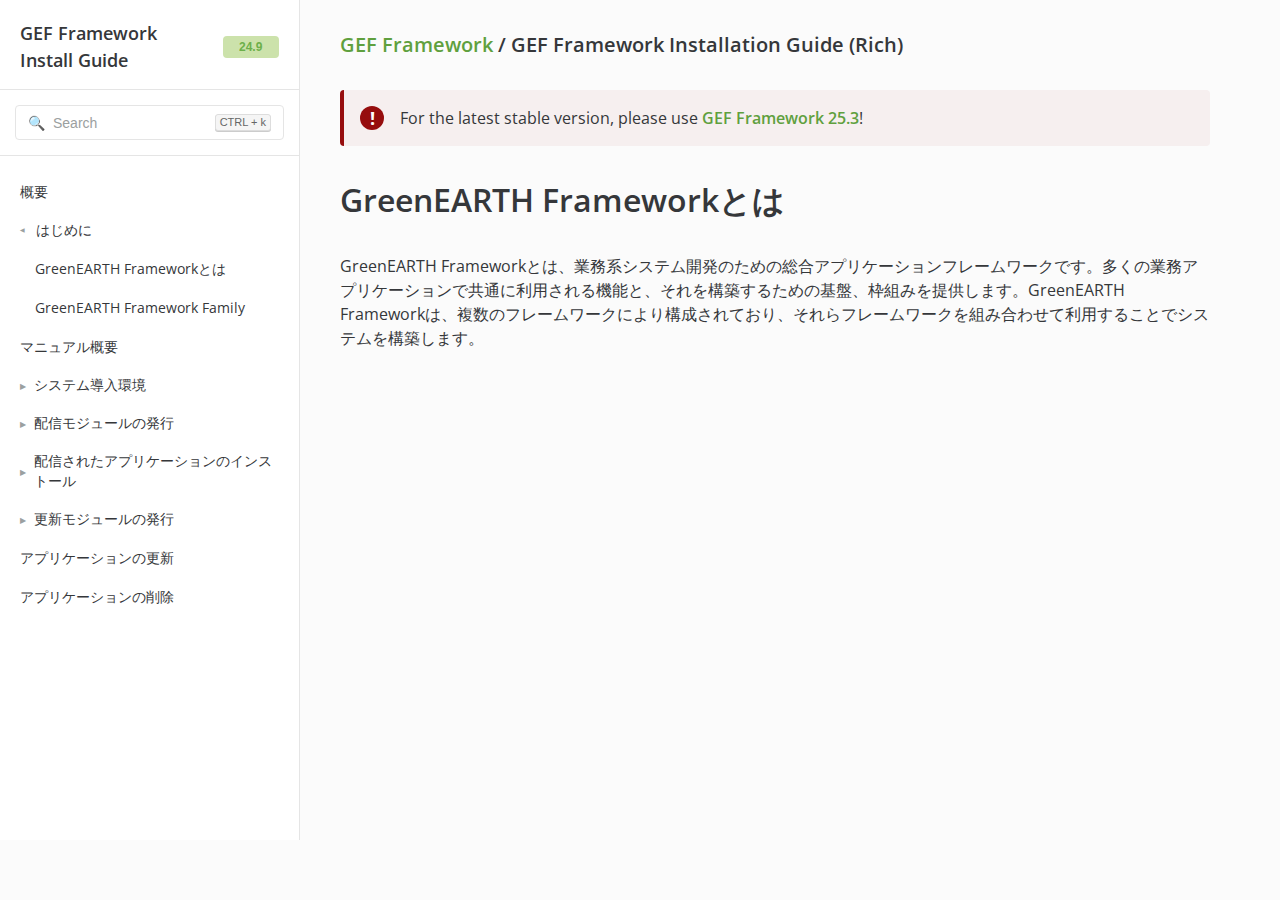
<file: target_content/document-install24.9.html>
<!DOCTYPE html>
<html lang="en">
<head>
    <meta charset="UTF-8">
    <meta name="viewport" content="width=device-width, initial-scale=1.0">
    <title>GEF Framework Documentation :: GEF Framework Install Guide</title>
    <link rel="stylesheet" href="styles.css">
    <link rel="icon" href="https://ext.same-assets.com/3040373125/143538472.svg+xml" type="image/svg+xml">
</head>
<body>

<div class="main-container">
    <aside class="sidebar">
        <div class="framework-title">
            <h2>GEF Framework <br>Install Guide</h2>
			<select id="changeInstallVersionSelect" name="InstallVersionSelect" class="green-select" onchange="changeInstallVersion();">
			  <option value="25.3" >25.3</option>
			  <option value="24.9" selected>24.9</option>
			  <option value="24.3">24.3</option>
			</select>
        </div>
        <div class="search-box">
            <button class="search-btn">
                <span class="search-icon">🔍</span> Search <span class="kbd">CTRL + k</span>
            </button>
        </div>
        <nav class="docs-nav">
            <ul>
                <li><a href="#">概要</a></li>
                <li class="has-submenu active">
                    <button class="toggle-btn">
                        <span class="toggle-icon">▼</span> はじめに
                    </button>
                    <ul class="submenu">
                        <li><a href="#content1">GreenEARTH Frameworkとは</a></li>
                        <li><a href="#content2">GreenEARTH Framework Family</a></li>
                    </ul>
                </li>
                <li><a href="#content3">マニュアル概要</a></li>
                <li class="has-submenu">
                    <button class="toggle-btn">
                        <span class="toggle-icon">▶</span> システム導入環境
                    </button>
                    <ul class="submenu">
                        <li><a href="#">インストール構成</a></li>
                        <li><a href="#">配信Webサーバ環境</a></li>
                    </ul>
                </li>
                <li class="has-submenu">
                    <button class="toggle-btn">
                        <span class="toggle-icon">▶</span> 配信モジュールの発行
                    </button>
                </li>
                <li class="has-submenu">
                    <button class="toggle-btn">
                        <span class="toggle-icon">▶</span> 配信されたアプリケーションのインストール
                    </button>
                </li>
                <li class="has-submenu">
                    <button class="toggle-btn">
                        <span class="toggle-icon">▶</span> 更新モジュールの発行
                    </button>
                </li>
                <li><a href="#">アプリケーションの更新</a></li>
                <li><a href="#">アプリケーションの削除</a></li>
            </ul>
        </nav>
    </aside>

    <main class="content">
        <div class="breadcrumbs">
            <h1 style="font-size:20px;"><a href="index.html" >GEF Framework</a> / <span>GEF Framework Installation Guide (Rich)</span></h1>
        </div>
        <div class="alert important">
            <span class="alert-icon">!</span>
            <div class="alert-content">
                <p>For the latest stable version, please use <a href="document-install.html" class="alert-link">GEF Framework 25.3</a>!</p>
            </div>
        </div>
        <div class="contentD active" id="content1">
            <h1>GreenEARTH Frameworkとは</h1>
            GreenEARTH Frameworkとは、業務系システム開発のための総合アプリケーションフレームワークです。多くの業務アプリケーションで共通に利用される機能と、それを構築するための基盤、枠組みを提供します。GreenEARTH Frameworkは、複数のフレームワークにより構成されており、それらフレームワークを組み合わせて利用することでシステムを構築します。

        </div>

        <div class="contentD" id="content2">
            <h1>GreenEARTH Framework Family</h1>
            GreenEARTH Frameworkは次の9つのフレームワークで構成されています。
            <img src="img1.png" alt="" width="800">

        </div>

        <div class="contentD" id="content3">
            <h1>マニュアル概要</h1>
            本書ではアプリケーション開発の為の環境構築手順、動作確認について以下の流れに従って記述しています。
            また、本書ではGrapeCityの有償コントロールを利用することを前提としています。GrapeCityの有償コントロールを利用しない場合、該当箇所を読み飛ばして開発環境の構築を行って下さい。 


        </div>

        <div class="contentD" id="content4">
            <h1>GreenEARTH Core Frameworkの特徴</h1>
            <font size="3" style="font-size: 12pt"><b>共通機能の一元管理</b></font>
            <hr>
            共通機能を集約し一元管理することで、同一機能が散在することを防ぎます。また、共通機能のみを提供することにより、各フレームワークの依存関係をシンプルでわかりやすい関係として定義することが可能になります。共通機能としてログ出力やコネクションの管理機能を提供します。
            <br><br>
            <font size="3" style="font-size: 12pt"><b>■	DIコンテナを利用したコンポーネントベースモデルの実現</b></font>
            <hr>
            Core Framework は、DIコンテナを扱う仕組みを提供します。GreenEARTH Framework Familyの各フレームワークがこの仕組みを採用することにより、フレームワーク全体を差し替え可能なコンポーネント群として構成することができます。フレームワークのコンポーネントを自由にカスタマイズできるため、アプリケーションの要件を自由に策定する事が可能になります。

        </div>
    </main>
</div>

<script src="script.js"></script>
</body>
</html>
</file>
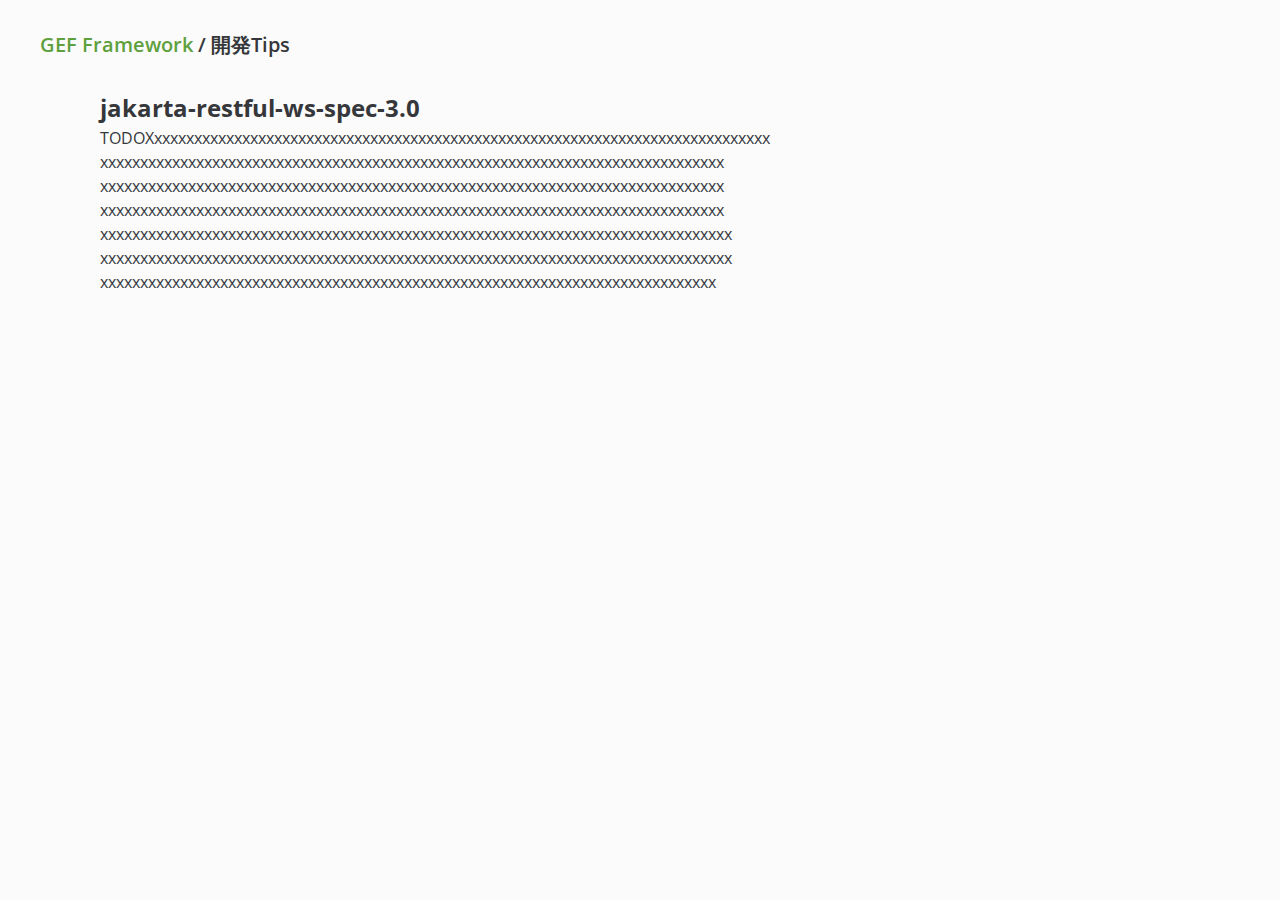
<file: target_content/document-tips.html>
<!DOCTYPE html>
<html lang="en">
<head>
    <meta charset="UTF-8">
    <meta name="viewport" content="width=device-width, initial-scale=1.0">
    <title>GEF Framework Documentation :: 開発Tips</title>
    <link rel="stylesheet" href="styles.css">
    <link rel="icon" href="https://ext.same-assets.com/3040373125/143538472.svg+xml" type="image/svg+xml">
</head>
<body>

<div class="main-container">
    <main class="content">
        <div class="breadcrumbs">
            <h1 style="font-size:20px;"><a href="index.html" >GEF Framework</a> / <span>開発Tips</span></h1>
        </div>
        <div class="contentD active" id="content1" style="padding-left:60px;">
            <h2>jakarta-restful-ws-spec-3.0</h2>

            TODOXxxxxxxxxxxxxxxxxxxxxxxxxxxxxxxxxxxxxxxxxxxxxxxxxxxxxxxxxxxxxxxxxxxxxxxxxxxxxx
            xxxxxxxxxxxxxxxxxxxxxxxxxxxxxxxxxxxxxxxxxxxxxxxxxxxxxxxxxxxxxxxxxxxxxxxxxxxxxx
            xxxxxxxxxxxxxxxxxxxxxxxxxxxxxxxxxxxxxxxxxxxxxxxxxxxxxxxxxxxxxxxxxxxxxxxxxxxxxx
            xxxxxxxxxxxxxxxxxxxxxxxxxxxxxxxxxxxxxxxxxxxxxxxxxxxxxxxxxxxxxxxxxxxxxxxxxxxxxx
            xxxxxxxxxxxxxxxxxxxxxxxxxxxxxxxxxxxxxxxxxxxxxxxxxxxxxxxxxxxxxxxxxxxxxxxxxxxxxxx
            xxxxxxxxxxxxxxxxxxxxxxxxxxxxxxxxxxxxxxxxxxxxxxxxxxxxxxxxxxxxxxxxxxxxxxxxxxxxxxx
            xxxxxxxxxxxxxxxxxxxxxxxxxxxxxxxxxxxxxxxxxxxxxxxxxxxxxxxxxxxxxxxxxxxxxxxxxxxxx
        </div>

    </main>
</div>

<script src="script.js"></script>
</body>
</html>
</file>
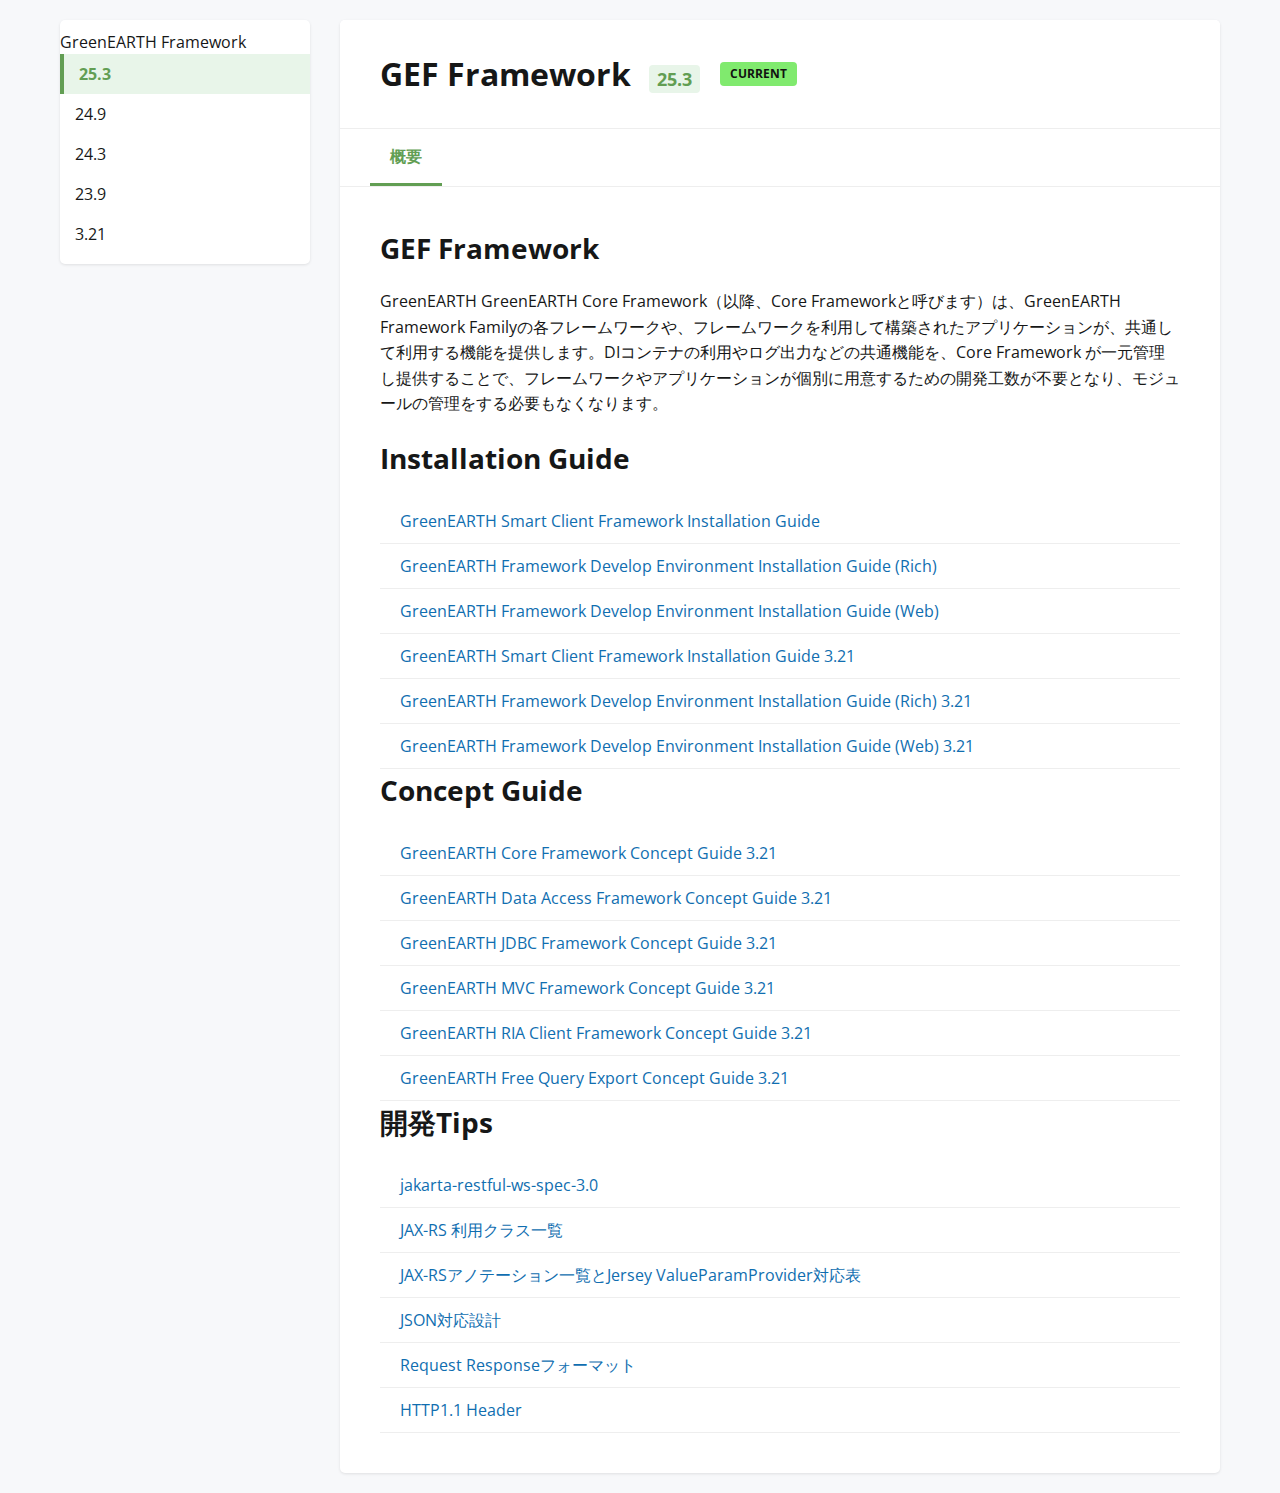
<file: target_content/index-core - コピー.html>
<!DOCTYPE html>
<html lang="en">
<head>
    <meta charset="UTF-8">
    <meta name="viewport" content="width=device-width, initial-scale=1.0">
    <title>GEF Framework</title>
    <link rel="stylesheet" href="styles1.css">
    <link rel="icon" href="https://ext.same-assets.com/2887207086/354392644.svg+xml" type="image/svg+xml">
    <script src="script1.js"></script>
</head>
<body>

    <div class="content-wrapper">
        <aside class="sidebar">
            <div class="projects-nav">
                <ul class="project-list">
                    <li>GreenEARTH Framework</li>
                    <li class="active"><a href="#">25.3</a></li>
                    <li><a href="#">24.9</a></li>
                    <li><a href="#">24.3</a></li>
                    <li><a href="#">23.9</a></li>
                    <li><a href="#">3.21</a></li>
                </ul>
            </div>
        </aside>

        <main>
            <div class="project-header">
                <div class="project-title">
                   <h1>GEF Framework <span class="version">25.3</span></h1>
                	<div class="version-status current" style="margin-left:20px;">CURRENT</div>
                </div>
            </div>

            <div class="tabs">
                <div class="tab" id="overview-tab">概要</div>
            </div>

            <div class="tab-content active" id="overview-content">
                <section class="overview-section">
                    <h2>GEF Framework</h2>
                    <p>GreenEARTH
                        GreenEARTH Core Framework（以降、Core Frameworkと呼びます）は、GreenEARTH Framework Familyの各フレームワークや、フレームワークを利用して構築されたアプリケーションが、共通して利用する機能を提供します。DIコンテナの利用やログ出力などの共通機能を、Core Framework が一元管理し提供することで、フレームワークやアプリケーションが個別に用意するための開発工数が不要となり、モジュールの管理をする必要もなくなります。</p>

                    <h2>Installation Guide</h2>
                    <div class="version-table">
                    
                        <div class="version-row">
                            <div class="version-docs"><a href="document-install.html" class="doc-link">GreenEARTH Smart Client Framework Installation Guide</a></div>
                        </div>
                        <div class="version-row">
                            <div class="version-docs"><a href="document-install.html" class="doc-link">GreenEARTH Framework Develop Environment Installation Guide (Rich)</a></div>
                        </div>
                        <div class="version-row">
                            <div class="version-docs"><a href="document-install.html" class="doc-link">GreenEARTH Framework Develop Environment Installation Guide (Web)</a></div>
                        </div>
                        <div class="version-row">
                            <div class="version-docs"><a href="document-install.html" class="doc-link">GreenEARTH Smart Client Framework Installation Guide 3.21</a></div>
                        </div>
                        <div class="version-row">
                            <div class="version-docs"><a href="document-install.html" class="doc-link">GreenEARTH Framework Develop Environment Installation Guide (Rich) 3.21</a></div>
                        </div>
                        <div class="version-row">
                            <div class="version-docs"><a href="document-install.html" class="doc-link">GreenEARTH Framework Develop Environment Installation Guide (Web) 3.21</a></div>
                        </div>
                        
                    <h2>Concept Guide</h2>
                      
                        <div class="version-row">
                            <div class="version-docs"><a href="document-install.html" class="doc-link">GreenEARTH Core Framework Concept Guide 3.21</a></div>
                        </div>
                        <div class="version-row">
                            <div class="version-docs"><a href="document-install.html" class="doc-link">GreenEARTH Data Access Framework Concept Guide 3.21</a></div>
                        </div>
                        <div class="version-row">
                            <div class="version-docs"><a href="document-install.html" class="doc-link">GreenEARTH JDBC Framework Concept Guide 3.21</a></div>
                        </div>
                        <div class="version-row">
                            <div class="version-docs"><a href="document-install.html" class="doc-link">GreenEARTH MVC Framework Concept Guide 3.21</a></div>
                        </div>
                        <div class="version-row">
                            <div class="version-docs"><a href="document-install.html" class="doc-link">GreenEARTH RIA Client Framework Concept Guide 3.21</a></div>
                        </div>
                        <div class="version-row">
                            <div class="version-docs"><a href="document-install.html" class="doc-link">GreenEARTH Free Query Export Concept Guide 3.21</a></div>
                        </div>
                    
                    <h2>開発Tips</h2>
                    <div class="version-table">
                        <div class="version-row">
                            <div class="version-docsR">
                                <a href="document-tips.html" class="doc-link" >jakarta-restful-ws-spec-3.0</a>
                            </div>
                        </div>
                        <div class="version-row">
                            <div class="version-docsR">
                                <a href="document-tips.html"  class="doc-link">JAX-RS 利用クラス一覧</a>
                            </div>
                        </div>
                        <div class="version-row">
                            <div class="version-docsR">
                                <a href="document-tips.html" class="doc-link">JAX-RSアノテーション一覧とJersey ValueParamProvider対応表</a>
                            </div>
                        </div>
                        <div class="version-row">
                            <div class="version-docsR">
                                <a href="document-tips.html" class="doc-link">JSON対応設計</a>
                            </div>
                        </div>
                        <div class="version-row">
                            <div class="version-docsR">
                                <a href="document-tips.html" class="doc-link">Request Responseフォーマット</a>
                            </div>
                        </div>
                        <div class="version-row">
                            <div class="version-docsR">
                                <a href="document-tips.html" class="doc-link">HTTP1.1 Header</a>
                            </div>
                        </div>
                    </div>
                </section>
            </div>

        </main>
    </div>
</body>
</html>
</file>
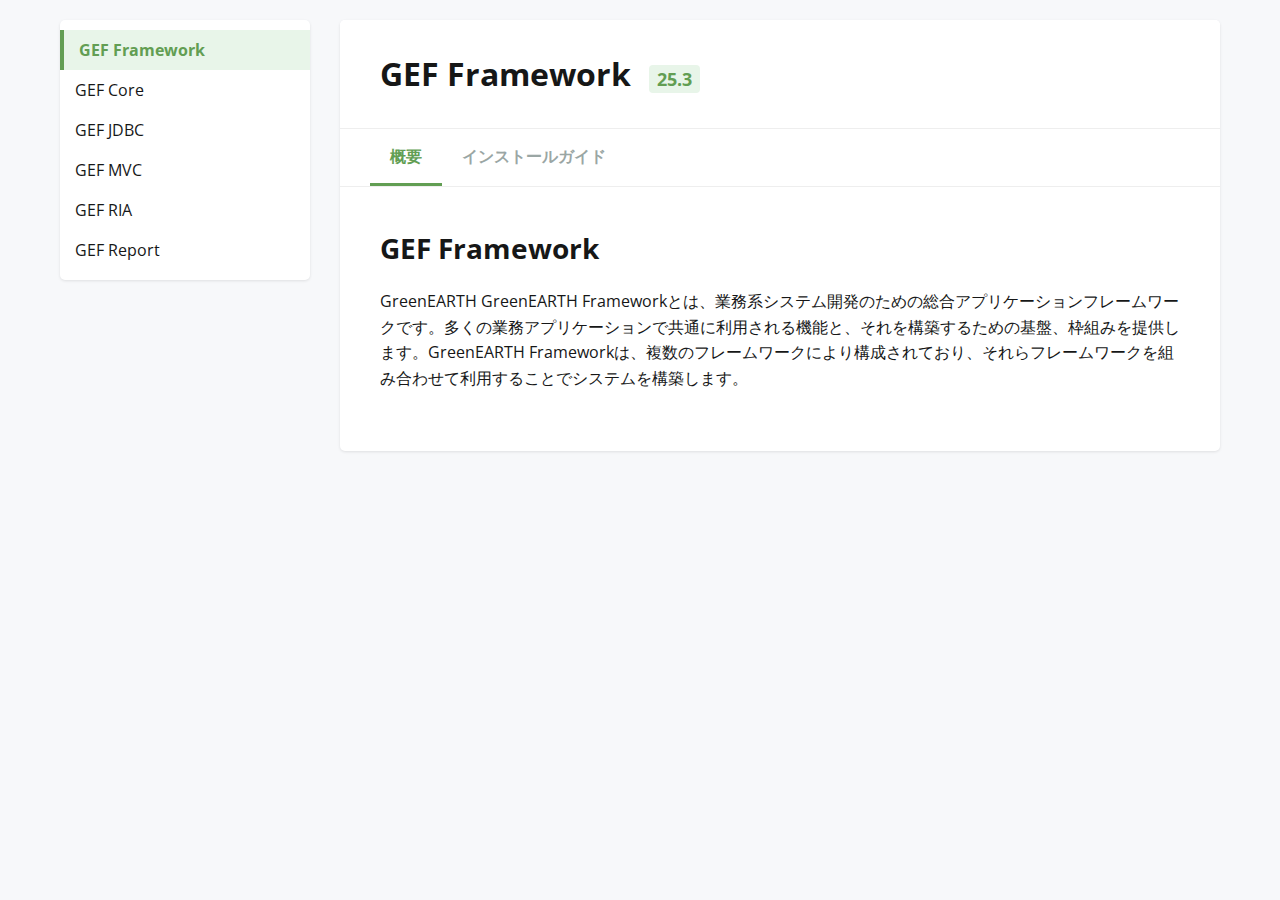
<file: target_content/index——bk.html>
<!DOCTYPE html>
<html lang="en">
<head>
    <meta charset="UTF-8">
    <meta name="viewport" content="width=device-width, initial-scale=1.0">
    <title>GEF Framework</title>
    <link rel="stylesheet" href="styles1.css">
    <link rel="icon" href="https://ext.same-assets.com/2887207086/354392644.svg+xml" type="image/svg+xml">
    <script src="script1.js"></script>
</head>
<body>

    <div class="content-wrapper">
        <aside class="sidebar">
            <div class="projects-nav">
                <ul class="project-list">
                    <li class="active"><a href="#">GEF Framework</a></li>
                    <li><a href="index-core.html">GEF Core</a></li>
                    <li><a href="#">GEF JDBC</a></li>
                    <li><a href="#">GEF MVC</a></li>
                    <li><a href="#">GEF RIA</a></li>
                    <li><a href="#">GEF Report</a></li>
                </ul>
            </div>
        </aside>

        <main>
            <div class="project-header">
                <div class="project-title">
                   <h1>GEF Framework <span class="version">25.3</span></h1>
                </div>
            </div>

            <div class="tabs">
                <div class="tab" id="overview-tab">概要</div>
                <div class="tab active" id="learn-tab">インストールガイド</div>
            </div>

            <div class="tab-content active" id="overview-content">
                <section class="overview-section">
                    <h2>GEF Framework</h2>
                    <p>GreenEARTH
                        GreenEARTH Frameworkとは、業務系システム開発のための総合アプリケーションフレームワークです。多くの業務アプリケーションで共通に利用される機能と、それを構築するための基盤、枠組みを提供します。GreenEARTH Frameworkは、複数のフレームワークにより構成されており、それらフレームワークを組み合わせて利用することでシステムを構築します。
                    </p>

                 </section>
            </div>

            <div class="tab-content" id="learn-content">
                <section class="documentation">
                    <div class="version-table">
                        <div class="version-row">
                            <div class="version-docs"><a href="document-install.html" class="doc-link">GreenEARTH Smart Client Framework Installation Guide</a></div>
                        </div>
                        <div class="version-row">
                            <div class="version-docs"><a href="document-install.html" class="doc-link">GreenEARTH Framework Develop Environment Installation Guide (Rich)</a></div>
                        </div>
                        <div class="version-row">
                            <div class="version-docs"><a href="document-install.html" class="doc-link">GreenEARTH Framework Develop Environment Installation Guide (Web)</a></div>
                        </div>
                        <div class="version-row">
                            <div class="version-docs"><a href="document-install.html" class="doc-link">GreenEARTH Smart Client Framework Installation Guide 3.21</a></div>
                        </div>
                        <div class="version-row">
                            <div class="version-docs"><a href="document-install.html" class="doc-link">GreenEARTH Framework Develop Environment Installation Guide (Rich) 3.21</a></div>
                        </div>
                        <div class="version-row">
                            <div class="version-docs"><a href="document-install.html" class="doc-link">GreenEARTH Framework Develop Environment Installation Guide (Web) 3.21</a></div>
                        </div>
                    </div>
                </section>
            </div>

        </main>
    </div>
</body>
</html>
</file>
<file: target_content/styles1.css>
/* Import fonts */
@import url('https://fonts.googleapis.com/css2?family=Open+Sans:wght@400;700&display=swap');

/* Reset and base styles */
* {
    margin: 0;
    padding: 0;
    box-sizing: border-box;
}

body {
    font-family: 'Open Sans', sans-serif;
    color: #161717;
    line-height: 1.5;
    background-color: #f7f8fa;
}

a {
    text-decoration: none;
    color: #106EB0;
}

a:hover {
    text-decoration: underline;
}

ul {
    list-style: none;
}

/* Header styles */
header {
    background-color: #fff;
    box-shadow: 0 1px 4px rgba(0, 0, 0, 0.1);
    position: sticky;
    top: 0;
    z-index: 100;
}

.header-container {
    display: flex;
    align-items: center;
    justify-content: space-between;
    max-width: 1200px;
    margin: 0 auto;
    padding: 10px 20px;
}

.logo {
    display: flex;
    align-items: center;
}

.logo img {
    height: 40px;
    width: auto;
}

.by-vmware {
    font-size: 12px;
    color: #666;
    margin-left: 5px;
}

.main-nav {
    display: flex;
}

.main-nav li {
    margin: 0 10px;
    position: relative;
}

.main-nav a {
    color: #161717;
    font-weight: 500;
    font-size: 16px;
    padding: 8px 0;
    display: block;
}

.arrow {
    font-size: 10px;
    margin-left: 3px;
}

.theme-toggle img {
    width: 20px;
    height: 20px;
    cursor: pointer;
}

/* Content layout */
.content-wrapper {
    display: flex;
    max-width: 1200px;
    margin: 0 auto;
    padding: 20px;
}

.sidebar {
    width: 250px;
    flex-shrink: 0;
    margin-right: 30px;
}

main {
    flex: 1;
    background-color: #fff;
    border-radius: 5px;
    box-shadow: 0 1px 3px rgba(0, 0, 0, 0.1);
    overflow: hidden;
}

/* Sidebar styles */
.projects-nav {
    background-color: #fff;
    border-radius: 5px;
    box-shadow: 0 1px 3px rgba(0, 0, 0, 0.1);
    overflow: hidden;
}

.all-projects {
    display: block;
    padding: 15px;
    font-weight: bold;
    color: #161717;
}

.arrow-right {
    float: right;
}

.project-list {
    padding: 10px 0;
}

.project-list li {
    position: relative;
}

.project-list li a,
.project-list li span {
    padding: 8px 15px;
    display: block;
    color: #161717;
}

.project-list li.active {
    background-color: #e8f5e9;
    border-left: 4px solid #629e53;
}

.project-list li.active a {
    color: #629e53;
    font-weight: bold;
}

.toggle-icon {
    position: absolute;
    right: 15px;
    top: 8px;
    color: #9aa6a4;
}

/* Project header styles */
.project-header {
    display: flex;
    justify-content: space-between;
    align-items: center;
    padding: 30px 40px;
    background-color: #fff;
    border-bottom: 1px solid #eee;
}

.project-title {
    display: flex;
    align-items: center;
}

.project-logo {
    width: 40px;
    height: 40px;
    margin-right: 10px;
}

.project-title h1 {
    font-size: 32px;
    font-weight: bold;
    color: #161717;
}

.version {
    font-size: 18px;
    color: #629e53;
    background-color: #e8f5e9;
    padding: 2px 8px;
    border-radius: 4px;
    margin-left: 10px;
}

.project-links a {
    margin-left: 15px;
}

/* Tabs styles */
.tabs {
    display: flex;
    border-bottom: 1px solid #eee;
    padding: 0 30px;
}

.tab {
    padding: 15px 20px;
    font-weight: bold;
    color: #9aa6a4;
    cursor: pointer;
    border-bottom: 3px solid transparent;
}

.tab.active {
    color: #629e53;
    border-bottom-color: #629e53;
}

/* Tab content styles */
.tab-content {
    display: none;
    padding: 40px;
}

.tab-content.active {
    display: block;
}

/* Documentation section */
.documentation h2,
.guides h2 {
    font-size: 24px;
    margin-bottom: 15px;
    color: #161717;
}

.documentation p,
.guides p {
    margin-bottom: 20px;
    color: #161717;
}

.version-table {
    margin-top: 20px;
}

.version-row {
    display: flex;
    align-items: center;
    padding: 10px 0;
    border-bottom: 1px solid #eee;
}

.version-number {
    width: 170px;
    font-weight: bold;
}

.version-status {
    margin-right: 15px;
    padding: 3px 10px;
    border-radius: 4px;
    font-size: 12px;
    font-weight: bold;
    text-transform: uppercase;
}

.current {
    background-color: #80ea6e;
    color: #111;
}

.ga {
    background-color: #ba1c1d;
    color: white;
}

.snapshot {
    background-color: #0284c7;
    color: white;
}

.pre {
    background-color: #2e2e2e;
    color: white;
}

.version-docs {
    flex: 1;
    text-align: left;
}
.version-docsR {
    flex: 1;
    text-align: left;
}

.doc-link {
    margin-left: 20px;
    color: #106EB0;
}

/* Guide section styles */
.guides {
    margin-top: 40px;
}

.guide-card {
    background-color: #fff;
    border: 1px solid #eee;
    border-radius: 5px;
    padding: 20px;
    margin-top: 20px;
    position: relative;
}

.guide-time {
    position: absolute;
    top: 15px;
    right: 15px;
    color: #9aa6a4;
    font-size: 14px;
}

.guide-card h3 {
    font-size: 18px;
    margin-bottom: 10px;
    color: #161717;
}

.guide-card p {
    font-size: 14px;
    color: #555;
    margin-bottom: 15px;
}

.guide-category {
    display: inline-block;
    padding: 3px 10px;
    background-color: #e8f5e9;
    color: #629e53;
    border-radius: 4px;
    font-size: 12px;
    font-weight: 500;
}

/* Overview section styles */
.overview-section h2 {
    font-size: 28px;
    margin-bottom: 20px;
    color: #161717;
}

.overview-section h3 {
    font-size: 22px;
    margin: 30px 0 15px;
    color: #161717;
}

.overview-section p {
    margin-bottom: 20px;
    line-height: 1.6;
}

.features-list {
    padding-left: 20px;
}

.features-list li {
    margin-bottom: 10px;
    list-style-type: disc;
    line-height: 1.5;
}

/* Support section styles */
.support-section h2 {
    font-size: 24px;
    margin-bottom: 15px;
    color: #161717;
}

.support-section p {
    margin-bottom: 20px;
    line-height: 1.6;
}

.support-card {
    background-color: #fff;
    border: 1px solid #eee;
    border-radius: 5px;
    padding: 20px;
    margin: 20px 0 30px;
}

.support-card h3 {
    font-size: 18px;
    margin-bottom: 10px;
    color: #161717;
}

.support-link {
    display: inline-block;
    margin-top: 15px;
    color: #106EB0;
    font-weight: 500;
}

.community-support-heading {
    margin-top: 40px;
}

.community-support-list {
    padding-left: 20px;
}

.community-support-list li {
    margin-bottom: 10px;
    list-style-type: disc;
}

/* Footer sections */
.footer-sections {
    display: flex;
    justify-content: space-between;
    padding: 40px;
    background-color: #f7f8fa;
    border-top: 1px solid #eee;
}

.footer-section {
    flex: 1;
    padding: 0 20px;
}

.footer-section h2 {
    font-size: 22px;
    margin-bottom: 15px;
    color: #161717;
}

.footer-section p {
    color: #555;
    margin-bottom: 15px;
    font-size: 14px;
}

.learn-more,
.view-all {
    color: #106EB0;
    font-weight: 500;
}

/* Main footer */
footer {
    background-color: #f7f8fa;
    padding: 40px 0;
    border-top: 1px solid #eee;
}

.footer-container {
    max-width: 1200px;
    margin: 0 auto;
    padding: 0 20px;
}

.footer-columns {
    display: flex;
    justify-content: space-between;
    margin-bottom: 40px;
}

.footer-column h3 {
    font-size: 16px;
    margin-bottom: 15px;
    color: #161717;
}

.footer-column ul li {
    margin-bottom: 8px;
}

.footer-column ul li a {
    color: #555;
    font-size: 14px;
}

.newsletter {
    background-color: #fff;
    border-radius: 5px;
    padding: 20px;
    width: 40%;
    margin: 0 auto 40px;
    text-align: center;
}

.newsletter h3 {
    font-size: 18px;
    margin-bottom: 10px;
}

.newsletter p {
    color: #555;
    margin-bottom: 15px;
}

.subscribe-btn {
    display: inline-block;
    padding: 8px 20px;
    background-color: #fff;
    color: #106EB0;
    border: 1px solid #106EB0;
    border-radius: 4px;
    font-weight: 500;
}

.subscribe-btn:hover {
    background-color: #106EB0;
    color: #fff;
    text-decoration: none;
}

.footer-bottom {
    border-top: 1px solid #eee;
    padding-top: 30px;
}

.footer-logo {
    margin-bottom: 20px;
}

.social-links {
    display: flex;
    margin-bottom: 20px;
}

.social-links a {
    margin-right: 15px;
}

.copyright {
    color: #9aa6a4;
    font-size: 12px;
}

.terms {
    margin: 10px 0;
}

.terms a {
    color: #9aa6a4;
    margin-right: 15px;
    font-size: 12px;
}

.legal {
    font-size: 11px;
    line-height: 1.4;
}

/* Responsive styles */
@media (max-width: 1024px) {
    .content-wrapper {
        flex-direction: column;
    }

    .sidebar {
        width: 100%;
        margin-right: 0;
        margin-bottom: 20px;
    }

    .footer-sections {
        flex-direction: column;
    }

    .footer-section {
        margin-bottom: 30px;
    }

    .footer-columns {
        flex-wrap: wrap;
    }

    .footer-column {
        width: 33%;
        margin-bottom: 20px;
    }

    .newsletter {
        width: 100%;
    }
}

@media (max-width: 768px) {
    .main-nav {
        display: none;
    }

    .tabs {
        padding: 0 15px;
    }

    .tab {
        padding: 15px 10px;
        font-size: 14px;
    }

    .tab-content {
        padding: 20px;
    }

    .version-row {
        flex-direction: column;
        align-items: flex-start;
    }

    .version-docs {
        margin-top: 10px;
        text-align: left;
    }

    .doc-link {
        margin-left: 0;
        margin-right: 20px;
    }

    .footer-column {
        width: 50%;
    }
}
</file>
<file: target_content/styles.css>
﻿/* Import fonts */
@import url('https://fonts.googleapis.com/css2?family=Open+Sans:wght@400;500;600;700&display=swap');


/* Reset and base styles */
*, *::before, *::after {
    margin: 0;
    padding: 0;
    box-sizing: border-box;
}

:root {
    --spring-green: #6cb04a;
    --spring-dark-green: #5fa03e;
    --spring-light-green: #82bf60;
    --spring-bg-green: #cce2ab;
    --spring-red: #960d0e;
    --spring-text-dark: #35373a;
    --spring-text-secondary: #9ba0a0;
    --spring-bg-light: #fbfbfb;
    --spring-border-light: #e5e5e5;
}

body {
    font-family: 'Open Sans', sans-serif;
    color: var(--spring-text-dark);
    background-color: var(--spring-bg-light);
    line-height: 1.5;
    font-size: 16px;
}

a {
    color: var(--spring-dark-green);
    text-decoration: none;
}

a:hover {
    text-decoration: underline;
}

ul {
    list-style: none;
}

/* Header styles */
.top-nav {
    background-color: white;
    border-bottom: 1px solid var(--spring-border-light);
    box-shadow: 0 2px 4px rgba(0, 0, 0, 0.05);
    position: sticky;
    top: 0;
    z-index: 100;
}

.header-container {
    display: flex;
    align-items: center;
    justify-content: space-between;
    max-width: 100%;
    padding: 12px 20px;
}

.logo img {
    height: 30px;
    width: auto;
}

.main-nav ul {
    display: flex;
    gap: 24px;
}

.dropdown-toggle {
    display: flex;
    align-items: center;
    gap: 4px;
    font-weight: 600;
    color: var(--spring-text-dark);
}

.chevron-down {
    width: 14px;
    height: 14px;
    fill: currentColor;
}

.theme-toggle {
    cursor: pointer;
}

/* Main layout */
.main-container {
    display: flex;
    min-height: calc(100vh - 60px);
}

/* Sidebar styles */
.sidebar {
    width: 300px;
    background-color: white;
    border-right: 1px solid var(--spring-border-light);
    overflow-y: auto;
    padding: 20px 0;
    flex-shrink: 0;
}

.framework-title {
    padding: 0 20px 15px;
    display: flex;
    align-items: center;
    justify-content: space-between;
    border-bottom: 1px solid var(--spring-border-light);
}

.framework-title h2 {
    font-size: 18px;
    font-weight: 600;
}

.version {
    background-color: var(--spring-bg-green);
    color: var(--spring-green);
    font-size: 12px;
    font-weight: 600;
    padding: 2px 8px;
    border-radius: 4px;
}

.search-box {
    padding: 15px;
    border-bottom: 1px solid var(--spring-border-light);
}

.search-btn {
    display: flex;
    align-items: center;
    width: 100%;
    padding: 8px 12px;
    background-color: white;
    border: 1px solid var(--spring-border-light);
    border-radius: 4px;
    cursor: pointer;
    font-size: 14px;
    color: var(--spring-text-secondary);
}

.search-icon {
    margin-right: 8px;
}

.kbd {
    background-color: #f5f5f5;
    border: 1px solid #ddd;
    border-radius: 3px;
    box-shadow: 0 1px 0 rgba(0,0,0,0.2);
    color: #666;
    display: inline-block;
    font-size: 11px;
    line-height: 1;
    padding: 2px 4px;
    margin-left: auto;
}

.docs-nav {
    padding: 15px 0;
}

.docs-nav ul {
    list-style: none;
}

.docs-nav li {
    margin: 2px 0;
}

.docs-nav a {
    display: block;
    padding: 8px 20px;
    color: var(--spring-text-dark);
    font-size: 14px;
}

.docs-nav a:hover {
    background-color: rgba(0, 0, 0, 0.03);
    text-decoration: none;
}

.toggle-btn {
    display: flex;
    align-items: center;
    width: 100%;
    padding: 8px 20px;
    background: none;
    border: none;
    cursor: pointer;
    text-align: left;
    font-size: 14px;
    font-weight: 400;
    color: var(--spring-text-dark);
    font-family: 'Open Sans', sans-serif;
}

.toggle-btn:hover {
    background-color: rgba(0, 0, 0, 0.03);
}

.toggle-icon {
    margin-right: 8px;
    font-size: 8px;
    color: var(--spring-text-secondary);
}

.submenu {
    display: none;
    padding-left: 15px;
}

.has-submenu.active .submenu {
    display: block;
}

.has-submenu.active .toggle-icon {
    transform: rotate(90deg);
}

/* Content styles */
.content {
    flex: 1;
    padding: 30px 40px;
    max-width: 950px;
}

.breadcrumbs {
    color: var(--spring-text-secondary);
    font-size: 14px;
    margin-bottom: 10px;
}

.page-actions {
    display: flex;
    gap: 15px;
    margin-bottom: 20px;
}

.action-btn {
    display: flex;
    align-items: center;
    gap: 8px;
    color: var(--spring-text-secondary);
    font-size: 14px;
}

.action-btn img {
    opacity: 0.6;
}

.alert {
    display: flex;
    align-items: flex-start;
    padding: 16px;
    margin-bottom: 30px;
    border-radius: 4px;
    background-color: #f8f9fa;
    border-left: 4px solid var(--spring-red);
}

.alert.important {
    background-color: rgba(150, 13, 14, 0.05);
}

.alert-icon {
    margin-right: 16px;
    color: var(--spring-red);
    font-weight: bold;
    font-size: 18px;
    background-color: var(--spring-red);
    color: white;
    width: 24px;
    height: 24px;
    border-radius: 50%;
    display: flex;
    align-items: center;
    justify-content: center;
}

.alert-content p {
    margin: 0;
}

.alert-link {
    color: var(--spring-dark-green);
    font-weight: 600;
}

.alert-index {
    color: var(--spring-dark-green);
    font-weight: 600;
}

.content h1 {
    font-size: 32px;
    margin-bottom: 30px;
    font-weight: 600;
    color: var(--spring-text-dark);
}
.content.active h1 {
    font-size: 32px;
    margin-bottom: 30px;
    font-weight: 600;
    color: var(--spring-text-dark);
}
.contentD h1{
    font-size: 32px;
    margin-bottom: 30px;
    font-weight: 600;
    color: var(--spring-text-dark);
}
.contentD.active h1{
    font-size: 32px;
    margin-bottom: 30px;
    font-weight: 600;
    color: var(--spring-text-dark);
}
.contentD {
    display: none;
}
.contentD.active {
    display: block;
}


.features-table {
    margin-bottom: 40px;
}

.feature-row {
    display: flex;
    border-top: 1px solid var(--spring-border-light);
    padding: 15px 0;
}

.feature-row:last-child {
    border-bottom: 1px solid var(--spring-border-light);
}

.feature-name {
    width: 140px;
    padding-right: 20px;
    font-weight: 600;
}

.feature-desc {
    flex: 1;
    color: var(--spring-text-secondary);
}

.authors {
    font-size: 14px;
    color: var(--spring-text-secondary);
    line-height: 1.6;
    margin-bottom: 40px;
}

.authors p {
    margin-bottom: 20px;
}

.pagination {
    display: flex;
    justify-content: flex-end;
    border-top: 1px solid var(--spring-border-light);
    padding-top: 20px;
}

.next-page {
    display: flex;
    flex-direction: column;
    align-items: flex-end;
}

.next-page span {
    font-size: 12px;
    color: var(--spring-text-secondary);
    margin-bottom: 5px;
}

.next-page a {
    font-weight: 600;
}

/* Footer styles */
.site-footer {
    background-color: var(--spring-bg-light);
    border-top: 1px solid var(--spring-border-light);
    padding: 40px 0;
}

.footer-container {
    max-width: 1200px;
    margin: 0 auto;
    padding: 0 20px;
}

.footer-logo {
    margin-bottom: 20px;
}

.social-links {
    display: flex;
    gap: 15px;
    margin-bottom: 20px;
}

.copyright {
    font-size: 13px;
    color: var(--spring-text-secondary);
    line-height: 1.6;
}

.legal-links {
    margin: 10px 0;
}

.legal-links a {
    color: var(--spring-text-secondary);
    margin-right: 5px;
}

.legal-text {
    font-size: 12px;
    margin-top: 15px;
}

/* Responsive styles */
@media (max-width: 1024px) {
    .main-container {
        flex-direction: column;
    }

    .sidebar {
        width: 100%;
        border-right: none;
        border-bottom: 1px solid var(--spring-border-light);
    }

    .content {
        padding: 20px;
    }
}

@media (max-width: 768px) {
    .header-container {
        flex-wrap: wrap;
    }

    .main-nav {
        display: none;
    }

    .feature-row {
        flex-direction: column;
    }

    .feature-name {
        width: 100%;
        margin-bottom: 10px;
    }

}

.green-select {
	background-color: var(--spring-bg-green);
	color: var(--spring-green);
	font-size: 12px;
	font-weight: 600;
	padding: 4px 16px;
	border-radius: 4px;
	-webkit-appearance: none;
	-moz-appearance: none;
	appearance: none;

	border: none !important;
	outline: none;

	background-repeat: no-repeat;
}

select {
	-webkit-appearance: none;
	-moz-appearance: none;   
	appearance: none;        
	background: none;        
}
select::-ms-expand {
	display: none;        
}
</file>
